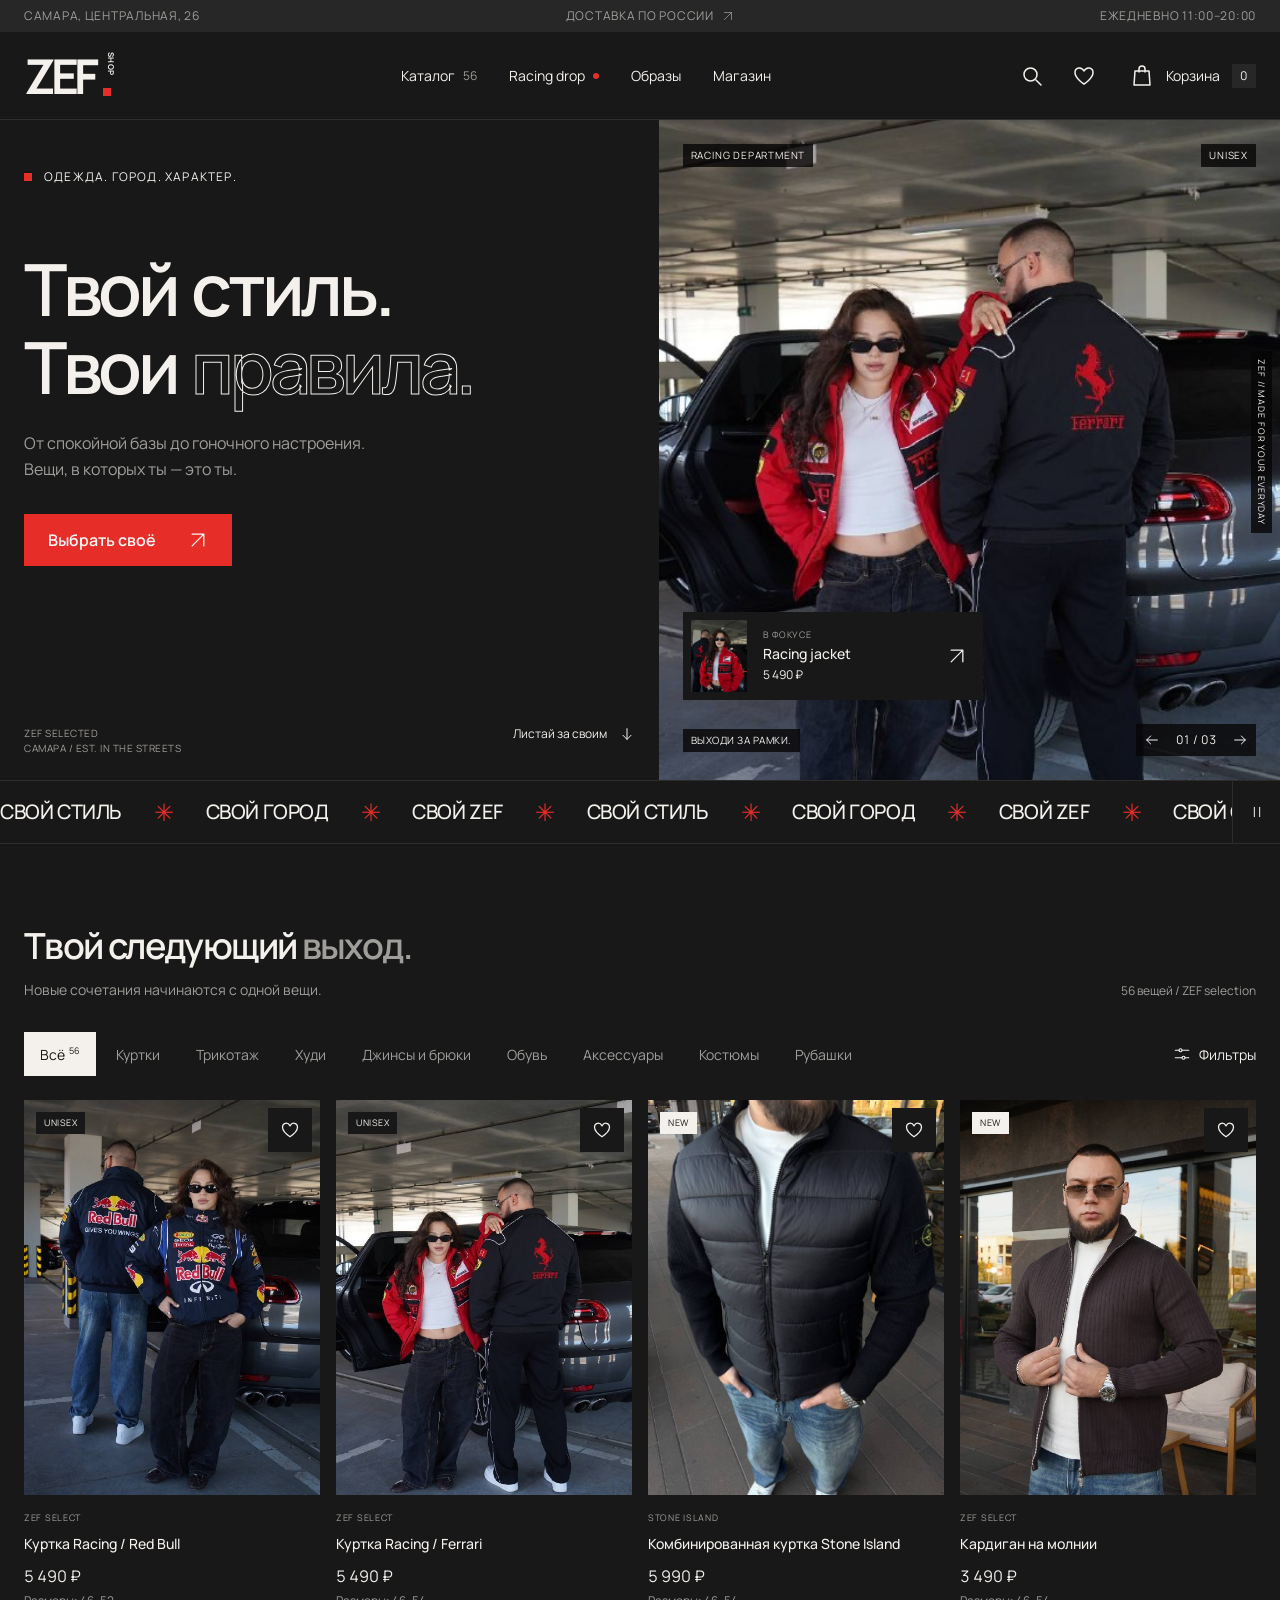
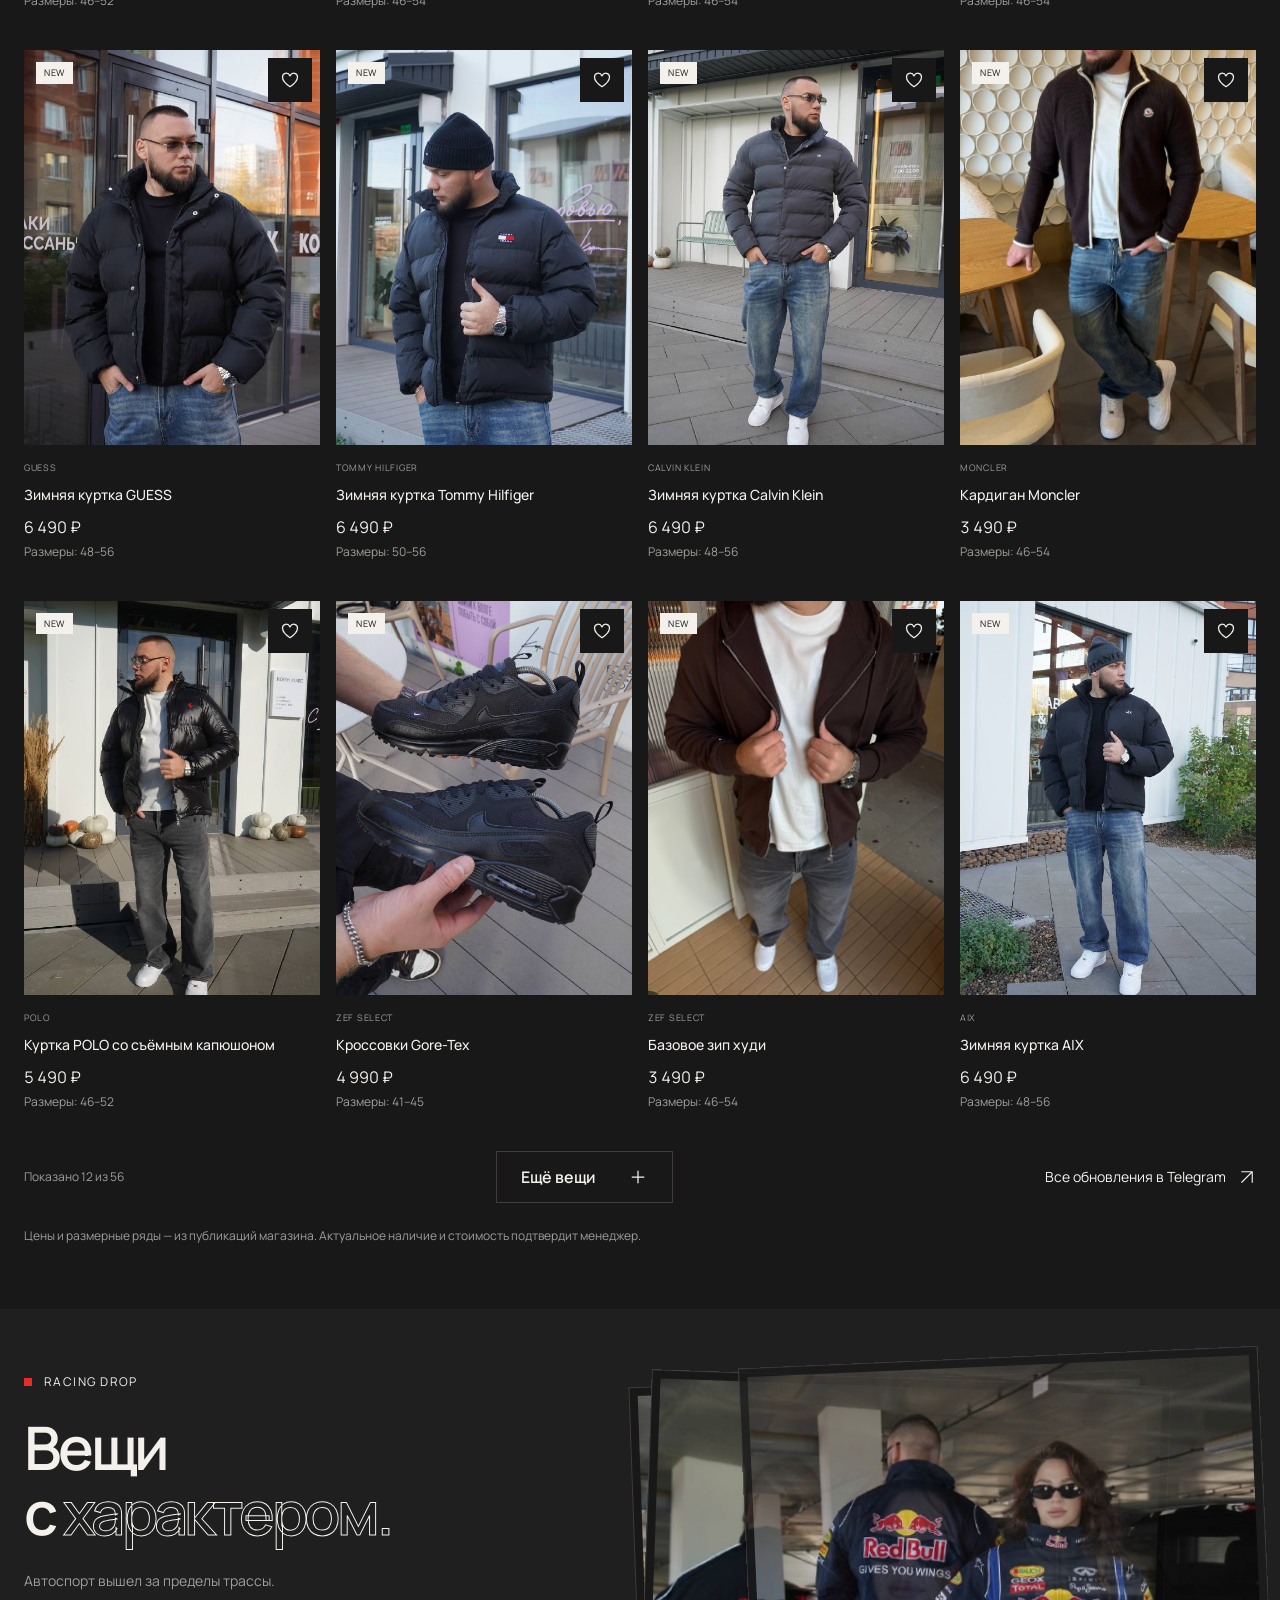
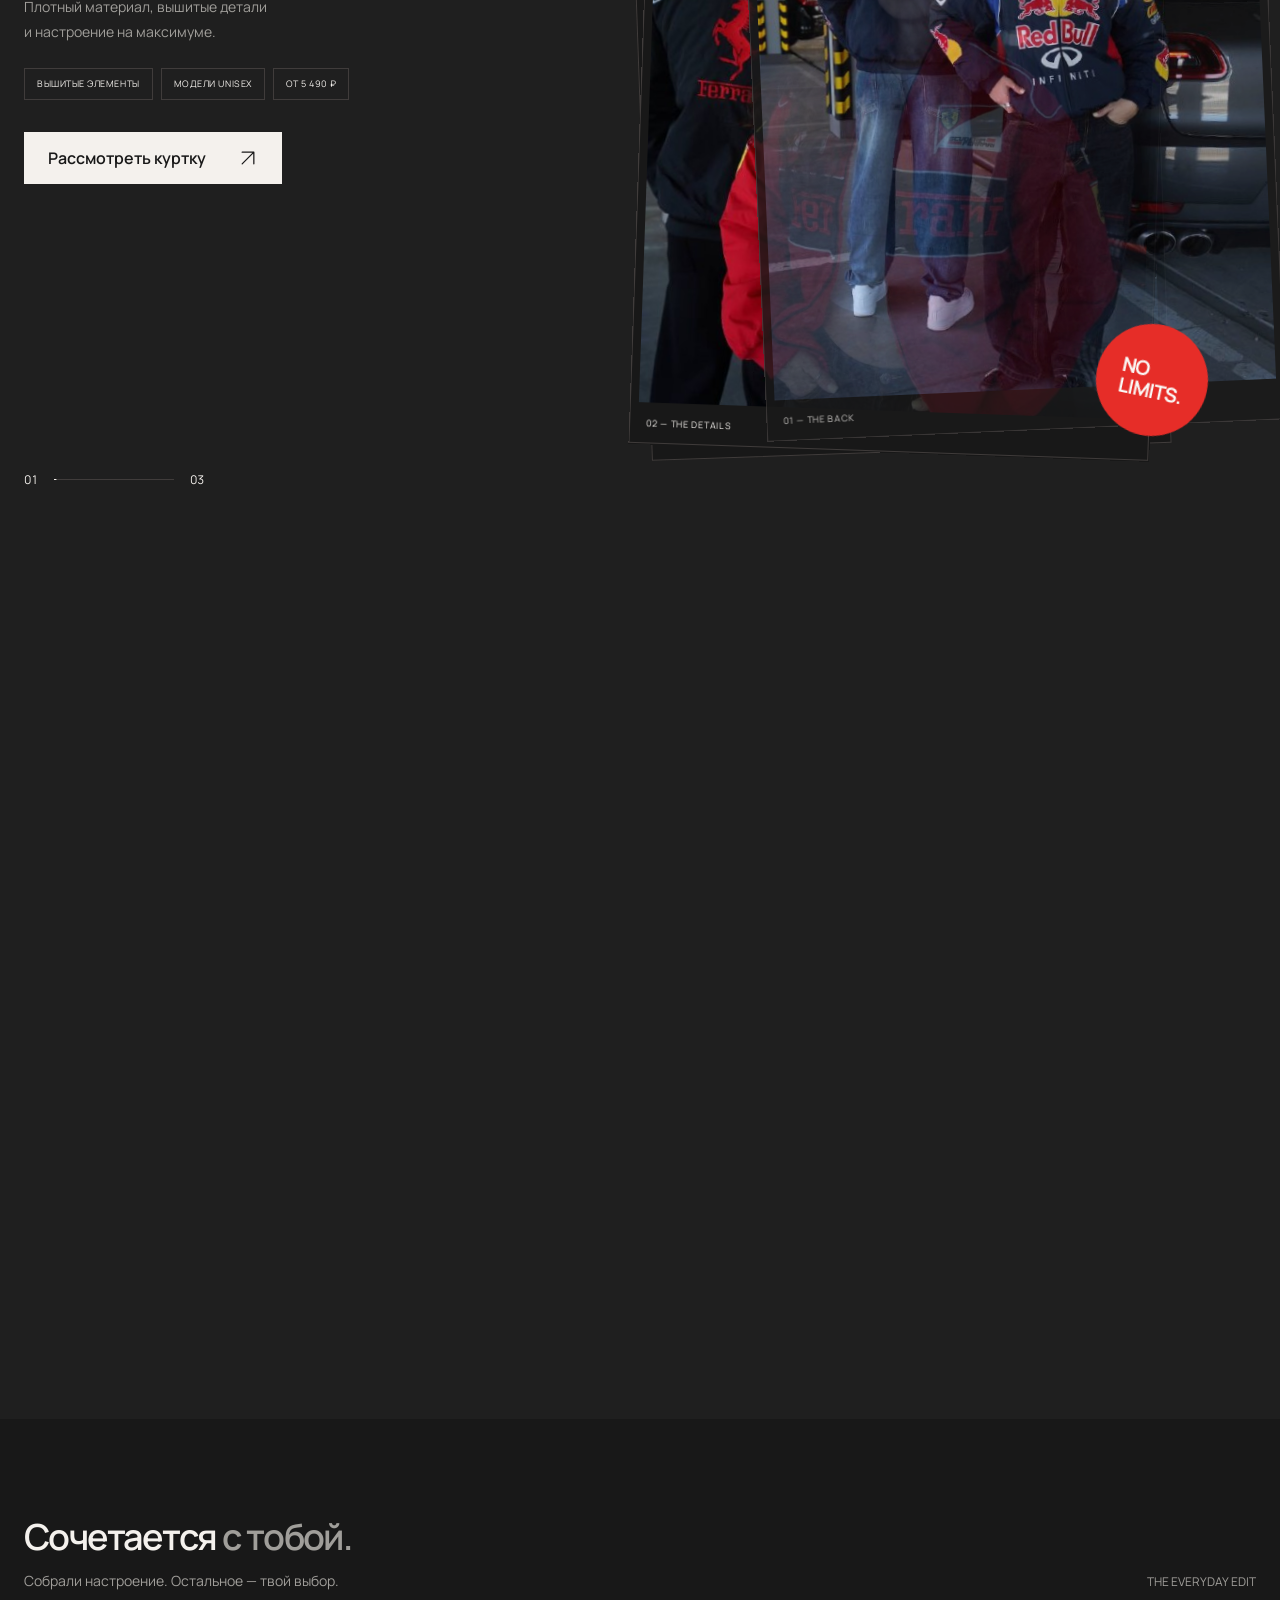
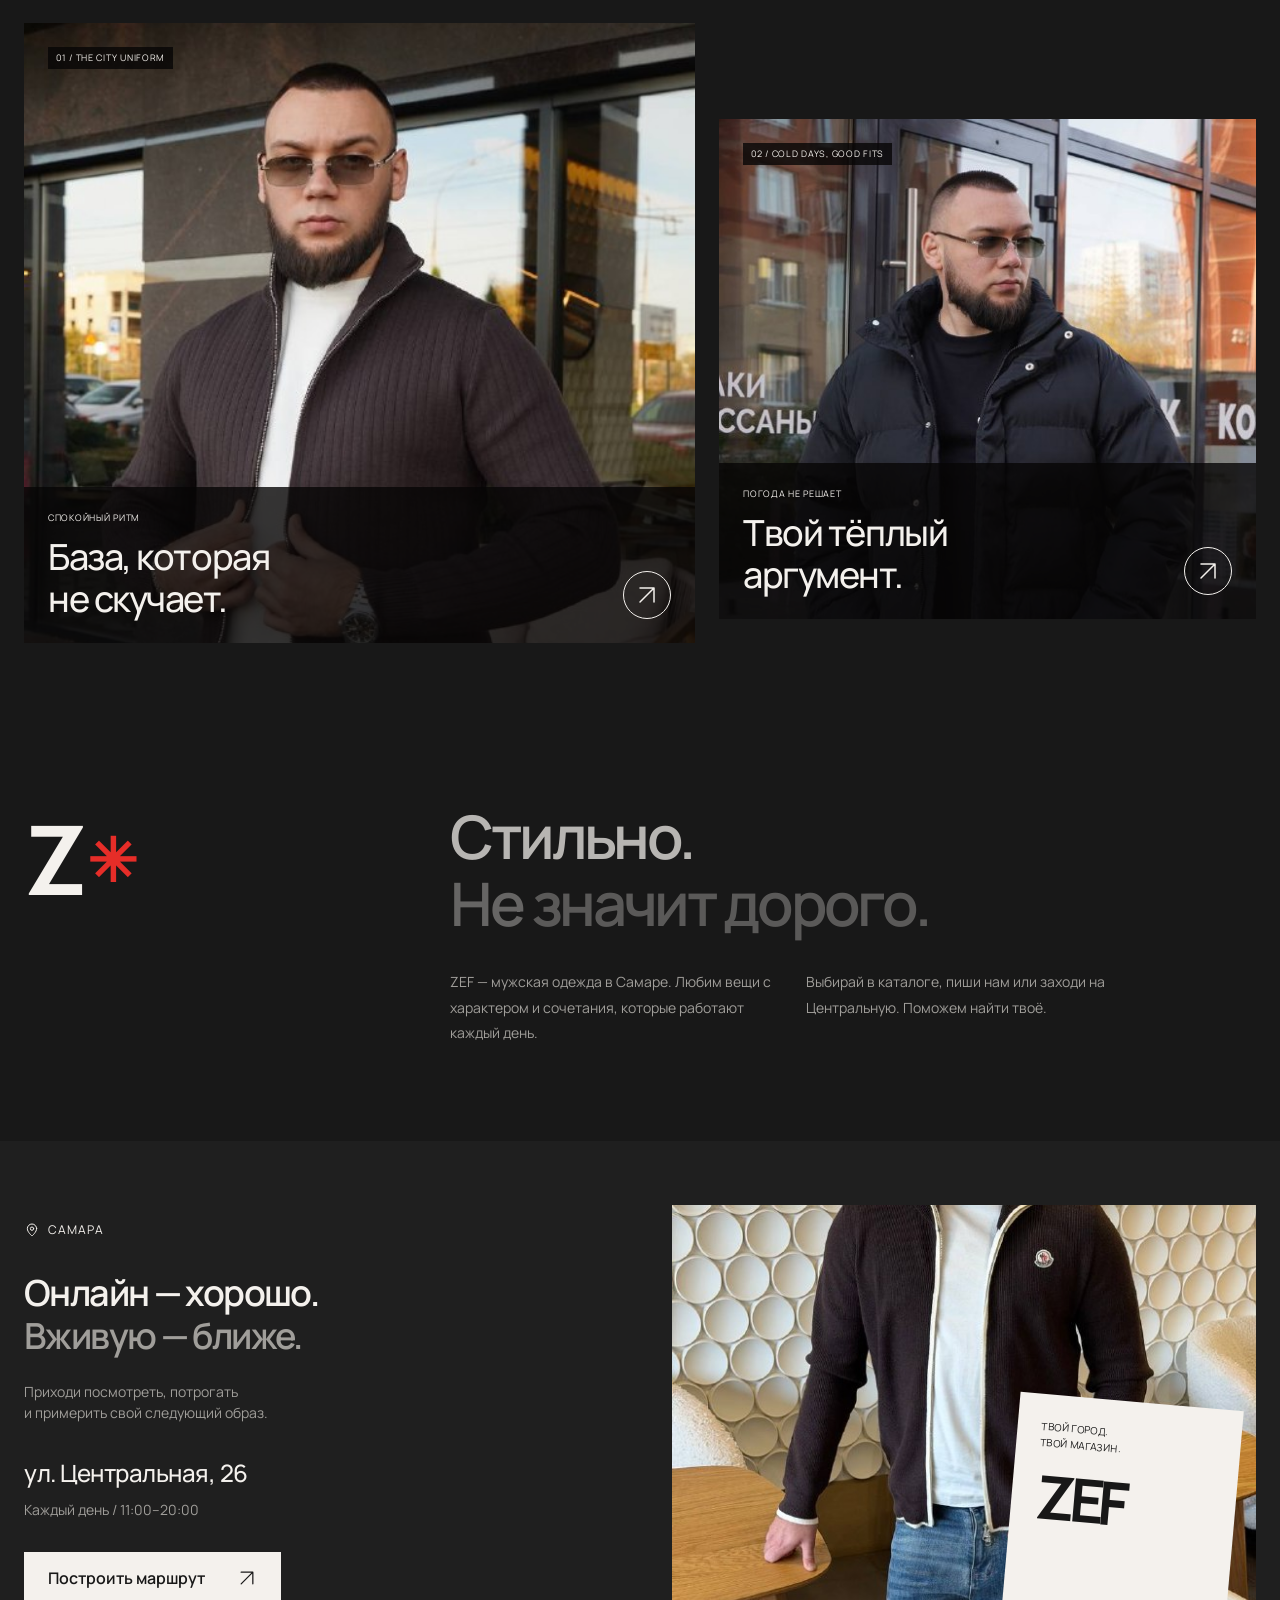
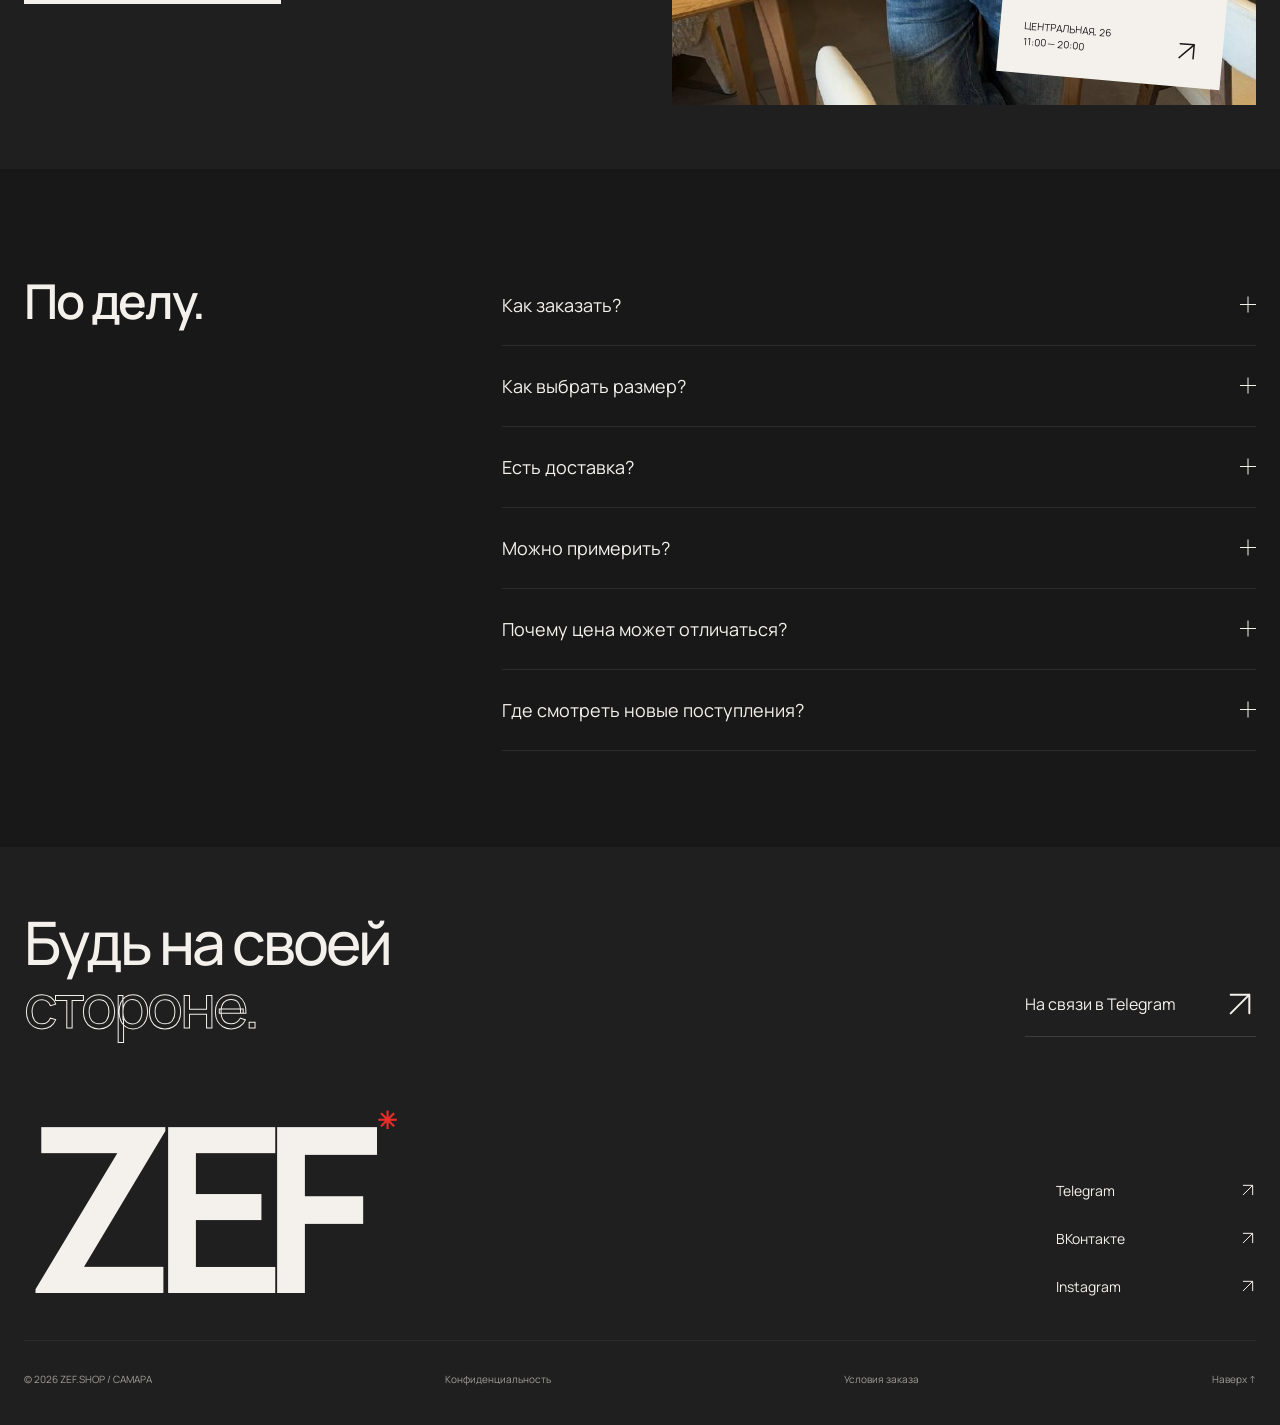
<file: index.html>
<!doctype html>
<html lang="ru">
<head>
  <meta charset="UTF-8">
  <meta name="zef-site" content="night-garage-v1">
  <meta name="viewport" content="width=device-width, initial-scale=1, viewport-fit=cover">
  <meta name="theme-color" content="#181818">
  <title>ZEF — свой стиль, свои правила. Мужская одежда в Самаре</title>
  <meta name="description" content="ZEF — магазин мужской одежды в Самаре. Куртки Racing, трикотаж, джинсы, обувь и готовые сочетания. Центральная, 26. Ежедневно 11:00–20:00.">
  <meta property="og:title" content="ZEF — свой стиль, свои правила">
  <meta property="og:description" content="Одежда с характером. 56 вещей из подборок ZEF. Самара, Центральная, 26.">
  <meta property="og:type" content="website">
  <meta property="og:locale" content="ru_RU">
  <meta property="og:image" content="assets/product-02-1.jpg">
  <link rel="icon" href="favicon.svg" type="image/svg+xml">
  <link rel="stylesheet" href="fonts.css">
  <link rel="stylesheet" href="tokens.css">
  <link rel="stylesheet" href="styles.css">
  <link rel="preload" href="assets/product-02-1.jpg" as="image" fetchpriority="high">
  <script src="assets/gsap.min.js" defer></script>
  <script src="assets/ScrollTrigger.min.js" defer></script>
  <script src="data.js" defer></script>
  <script src="app.js" defer></script>
  <script src="motion.js" defer></script>
</head>
<body>
  <a class="skip-link" href="#main">Перейти к содержимому</a>
  <svg class="icon-definitions" xmlns="http://www.w3.org/2000/svg" aria-hidden="true"><defs>
    <symbol id="i-arrow" viewBox="0 0 24 24"><path d="M4 12h16m-6-6 6 6-6 6"/></symbol>
    <symbol id="i-up-right" viewBox="0 0 24 24"><path d="M5 19 19 5M5 5h14v14"/></symbol>
    <symbol id="i-down" viewBox="0 0 24 24"><path d="M12 4v16m-6-6 6 6 6-6"/></symbol>
    <symbol id="i-search" viewBox="0 0 24 24"><circle cx="10.5" cy="10.5" r="6.5"/><path d="m16 16 5 5"/></symbol>
    <symbol id="i-heart" viewBox="0 0 24 24"><path d="M12 20S3 14.3 3 8.5C3 3.5 9.3 2 12 7c2.7-5 9-3.5 9 1.5C21 14.3 12 20 12 20Z"/></symbol>
    <symbol id="i-bag" viewBox="0 0 24 24"><path d="M5 7h14l1 14H4L5 7Zm4 1V5a3 3 0 0 1 6 0v3"/></symbol>
    <symbol id="i-close" viewBox="0 0 24 24"><path d="m6 6 12 12M6 18 18 6"/></symbol>
    <symbol id="i-plus" viewBox="0 0 24 24"><path d="M5 12h14M12 5v14"/></symbol>
    <symbol id="i-minus" viewBox="0 0 24 24"><path d="M5 12h14"/></symbol>
    <symbol id="i-sliders" viewBox="0 0 24 24"><path d="M3 7h5m4 0h9M3 17h9m4 0h5"/><circle cx="10" cy="7" r="2"/><circle cx="14" cy="17" r="2"/></symbol>
    <symbol id="i-pin" viewBox="0 0 24 24"><path d="M19 10c0 5-7 11-7 11S5 15 5 10a7 7 0 1 1 14 0Z"/><circle cx="12" cy="10" r="2.5"/></symbol>
    <symbol id="i-check" viewBox="0 0 24 24"><path d="m5 12 4 4L19 6"/></symbol>
    <symbol id="i-copy" viewBox="0 0 24 24"><rect x="8" y="8" width="12" height="13" rx="1"/><path d="M16 8V3H3v13h5"/></symbol>
    <symbol id="i-telegram" viewBox="0 0 24 24"><path d="m21 3-4 18-6-5-4 3 1-6L21 3ZM8 13l-5-2L21 3M8 13l3 3"/></symbol>
    <symbol id="i-pause" viewBox="0 0 24 24"><path d="M8 5v14M16 5v14"/></symbol>
    <symbol id="i-play" viewBox="0 0 24 24"><path d="m8 5 11 7-11 7V5Z"/></symbol>
  </defs></svg>

  <header class="site-header" id="site-header">
    <div class="announcement"><span>САМАРА, ЦЕНТРАЛЬНАЯ, 26</span><span>ДОСТАВКА ПО РОССИИ <svg class="icon"><use href="#i-up-right"/></svg></span><span>ЕЖЕДНЕВНО 11:00–20:00</span></div>
    <div class="nav-bar">
      <a class="wordmark" href="./" aria-label="ZEF — главная">ZEF<span class="wordmark-dot"></span><small>SHOP</small></a>
      <nav class="desktop-nav" aria-label="Главное меню"><a href="#catalog" class="nav-link">Каталог <span>56</span></a><a href="#racing" class="nav-link">Racing drop <span class="red-dot"></span></a><a href="#looks" class="nav-link">Образы</a><a href="#store" class="nav-link">Магазин</a></nav>
      <div class="nav-actions">
        <button class="icon-button" data-action="search" aria-label="Поиск по каталогу"><svg class="icon"><use href="#i-search"/></svg></button>
        <button class="icon-button favorite-nav" data-action="favorites" aria-label="Избранное"><svg class="icon"><use href="#i-heart"/></svg><span class="nav-count favorite-count" hidden>0</span></button>
        <button class="bag-button" data-action="cart" aria-label="Корзина"><svg class="icon"><use href="#i-bag"/></svg><span class="bag-label">Корзина</span><span class="cart-count">0</span></button>
        <button class="menu-toggle icon-button" data-action="menu" aria-label="Открыть меню" aria-expanded="false"><span></span><span></span></button>
      </div>
    </div>
  </header>

  <main id="main">
    <section class="hero" aria-labelledby="hero-title">
      <div class="hero-copy">
        <div class="hero-kicker"><span class="red-square"></span> ОДЕЖДА. ГОРОД. ХАРАКТЕР.</div>
        <h1 id="hero-title"><span>Твой стиль.</span><span>Твои <span class="outline-text">правила.</span></span></h1>
        <p>От спокойной базы до гоночного настроения.<br>Вещи, в которых ты — это ты.</p>
        <a class="button button-accent" href="#catalog">Выбрать своё <svg class="icon"><use href="#i-up-right"/></svg></a>
        <div class="hero-bottom"><span>ZEF SELECTED<br>САМАРА / EST. IN THE STREETS</span><a href="#catalog" class="scroll-link">Листай за своим <svg class="icon"><use href="#i-down"/></svg></a></div>
      </div>
      <div class="hero-visual">
        <img class="hero-image" id="hero-image" src="assets/product-02-1.jpg" alt="Куртки Racing Ferrari на моделях из фотосессии ZEF в гараже" width="1080" height="1350" fetchpriority="high">
        <div class="hero-photo-top"><span class="photo-label">RACING DEPARTMENT</span><span class="photo-label">UNISEX</span></div>
        <button class="hero-product" data-product="24967"><span class="hero-product-thumb"><img src="assets/product-02-2.jpg" alt="Детали красной куртки Racing" width="100" height="120"></span><span><small>В ФОКУСЕ</small><strong>Racing jacket</strong><span>5 490 ₽</span></span><svg class="icon"><use href="#i-up-right"/></svg></button>
        <div class="hero-photo-bottom"><span>ВЫХОДИ ЗА РАМКИ.</span><div class="hero-switch"><button class="icon-button" id="hero-prev" aria-label="Предыдущая фотография"><svg class="icon reverse"><use href="#i-arrow"/></svg></button><span id="hero-slide" aria-live="polite">01 / 03</span><button class="icon-button" id="hero-next" aria-label="Следующая фотография"><svg class="icon"><use href="#i-arrow"/></svg></button></div></div>
        <span class="vertical-label" aria-hidden="true">ZEF // MADE FOR YOUR EVERYDAY</span>
      </div>
    </section>

    <div class="marquee" aria-label="Свой стиль. Свой город. Свой ZEF."><div class="marquee-track" aria-hidden="true"><span>СВОЙ СТИЛЬ <b>✳</b> СВОЙ ГОРОД <b>✳</b> СВОЙ ZEF <b>✳</b> СВОЙ СТИЛЬ <b>✳</b> СВОЙ ГОРОД <b>✳</b> СВОЙ ZEF <b>✳</b></span><span>СВОЙ СТИЛЬ <b>✳</b> СВОЙ ГОРОД <b>✳</b> СВОЙ ZEF <b>✳</b> СВОЙ СТИЛЬ <b>✳</b> СВОЙ ГОРОД <b>✳</b> СВОЙ ZEF <b>✳</b></span></div><button class="marquee-pause icon-button" id="motion-toggle" aria-label="Приостановить анимации" aria-pressed="false"><svg class="icon"><use href="#i-pause"/></svg></button></div>

    <section class="catalog section-pad" id="catalog" aria-labelledby="catalog-title">
      <div class="section-heading"><div><h2 id="catalog-title">Твой следующий <span class="muted">выход.</span></h2><p>Новые сочетания начинаются с одной вещи.</p></div><span class="item-total">56 вещей / ZEF selection</span></div>
      <div class="catalog-tools">
        <div class="category-tabs" role="group" aria-label="Категории товаров"><button class="category-tab is-active" data-category="all" aria-pressed="true">Всё <sup>56</sup></button><button class="category-tab" data-category="outerwear" aria-pressed="false">Куртки</button><button class="category-tab" data-category="knitwear" aria-pressed="false">Трикотаж</button><button class="category-tab" data-category="hoodies" aria-pressed="false">Худи</button><button class="category-tab" data-category="bottoms" aria-pressed="false">Джинсы и брюки</button><button class="category-tab" data-category="shoes" aria-pressed="false">Обувь</button><button class="category-tab" data-category="accessories" aria-pressed="false">Аксессуары</button><button class="category-tab" data-category="suits" aria-pressed="false">Костюмы</button><button class="category-tab" data-category="shirts" aria-pressed="false">Рубашки</button></div>
        <button class="filter-button" id="filter-toggle" aria-expanded="false" aria-controls="filter-panel"><svg class="icon"><use href="#i-sliders"/></svg>Фильтры<span id="filter-count" hidden></span></button>
      </div>
      <div class="filter-panel" id="filter-panel" hidden>
        <label>Найти вещь<input type="search" id="catalog-search" placeholder="Например, Moncler или джинсы" autocomplete="off"></label>
        <label>Цена до<select id="price-filter"><option value="all">Любая цена</option><option value="3000">3 000 ₽</option><option value="4000">4 000 ₽</option><option value="5500">5 500 ₽</option><option value="6500">6 500 ₽</option></select></label>
        <label>Размер<select id="size-filter"><option value="all">Все размеры</option></select></label>
        <label>Порядок<select id="sort-filter"><option value="new">Сначала новые</option><option value="price-asc">Сначала дешевле</option><option value="price-desc">Сначала дороже</option></select></label>
        <button class="text-button" id="reset-filters">Сбросить <svg class="icon"><use href="#i-close"/></svg></button>
      </div>
      <div class="active-filters" id="active-filters" hidden></div>
      <p class="sr-only" id="catalog-status" role="status"></p>
      <div class="product-grid" id="product-grid"></div>
      <div class="catalog-bottom"><span id="catalog-progress">Показано 12 из 56</span><button class="button button-outline" id="load-more">Ещё вещи <svg class="icon"><use href="#i-plus"/></svg></button><a class="text-link" href="https://t.me/zef_shop" target="_blank" rel="noopener noreferrer">Все обновления в Telegram <svg class="icon"><use href="#i-up-right"/></svg></a></div>
      <p class="catalog-note">Цены и размерные ряды — из публикаций магазина. Актуальное наличие и стоимость подтвердит менеджер.</p>
    </section>

    <section class="racing-section" id="racing" aria-labelledby="racing-title">
      <div class="racing-sticky">
        <div class="racing-copy"><span class="racing-label"><span class="red-square"></span> RACING DROP</span><h2 id="racing-title">Вещи<br>с <span class="outline-text">характером.</span></h2><p class="racing-description">Автоспорт вышел за пределы трассы.<br>Плотный материал, вышитые детали<br>и настроение на максимуме.</p><div class="racing-specs"><span>ВЫШИТЫЕ ЭЛЕМЕНТЫ</span><span>МОДЕЛИ UNISEX</span><span>ОТ 5 490 ₽</span></div><button class="button button-light" data-product="24967">Рассмотреть куртку <svg class="icon"><use href="#i-up-right"/></svg></button><div class="racing-pagination"><span id="racing-number">01</span><span class="racing-progress"><span></span></span><span>03</span></div></div>
        <div class="racing-stage" id="racing-stage"><div class="racing-photo racing-photo-back"><img src="assets/product-01-1.jpg" alt="Вид со спины на куртки Racing Red Bull" width="1080" height="1350" loading="lazy"><span>01 — THE BACK</span></div><div class="racing-photo racing-photo-front"><img src="assets/product-02-2.jpg" alt="Вышивка и передняя часть красной куртки Ferrari" width="1080" height="1350" loading="lazy"><span>02 — THE DETAILS</span></div><div class="racing-photo racing-photo-last"><img src="assets/product-01-2.jpg" alt="Куртки Racing Red Bull в повседневном образе" width="1080" height="1350" loading="lazy"><span>03 — THE ATTITUDE</span></div><span class="racing-stamp" aria-hidden="true">NO<br>LIMITS.</span></div>
        <div class="racing-mobile-controls"><button class="icon-button" id="racing-prev" aria-label="Предыдущий ракурс"><svg class="icon reverse"><use href="#i-arrow"/></svg></button><span>Три ракурса. Один характер.</span><button class="icon-button" id="racing-next" aria-label="Следующий ракурс"><svg class="icon"><use href="#i-arrow"/></svg></button></div>
      </div>
    </section>

    <section class="looks section-pad" id="looks" aria-labelledby="looks-title"><div class="section-heading"><div><h2 id="looks-title">Сочетается <span class="muted">с тобой.</span></h2><p>Собрали настроение. Остальное — твой выбор.</p></div><span class="item-total">THE EVERYDAY EDIT</span></div><div class="looks-grid"><a href="#catalog" data-collection="knitwear" class="look look-large"><img src="assets/product-04-1.jpg" alt="Кардиган и джинсы — спокойный городской образ ZEF" width="1080" height="1350" loading="lazy"><span class="look-top">01 / THE CITY UNIFORM</span><span class="look-caption"><span><small>СПОКОЙНЫЙ РИТМ</small><strong>База, которая<br>не скучает.</strong></span><span class="look-arrow"><svg class="icon"><use href="#i-up-right"/></svg></span></span></a><a href="#catalog" data-collection="outerwear" class="look look-small"><img src="assets/product-05-1.jpg" alt="Тёмная зимняя куртка в образе ZEF" width="1080" height="1350" loading="lazy"><span class="look-top">02 / COLD DAYS, GOOD FITS</span><span class="look-caption"><span><small>ПОГОДА НЕ РЕШАЕТ</small><strong>Твой тёплый<br>аргумент.</strong></span><span class="look-arrow"><svg class="icon"><use href="#i-up-right"/></svg></span></span></a></div></section>

    <section class="manifesto section-pad" id="about"><div class="manifesto-mark" aria-hidden="true">Z<span>✳</span></div><div class="manifesto-text"><h2 id="tagline">Стильно.<br>Не значит дорого.</h2><div class="manifesto-description"><p>ZEF — мужская одежда в Самаре. Любим вещи с характером и сочетания, которые работают каждый день.</p><p>Выбирай в каталоге, пиши нам или заходи на Центральную. Поможем найти твоё.</p></div></div></section>

    <section class="store section-pad" id="store" aria-labelledby="store-title"><div class="store-copy"><span class="store-location"><svg class="icon"><use href="#i-pin"/></svg> САМАРА</span><h2 id="store-title">Онлайн — хорошо.<br><span class="muted">Вживую — ближе.</span></h2><p>Приходи посмотреть, потрогать<br>и примерить свой следующий образ.</p><address>ул. Центральная, 26</address><span class="store-hours">Каждый день / 11:00–20:00</span><a class="button button-light" href="https://yandex.ru/maps/?text=Самара%20Центральная%2026" target="_blank" rel="noopener noreferrer">Построить маршрут <svg class="icon"><use href="#i-up-right"/></svg></a></div><div class="store-visual"><img src="assets/product-08-1.jpg" alt="Детали кардигана из коллекции ZEF" width="1080" height="1350" loading="lazy"><div class="store-card"><span>ТВОЙ ГОРОД.<br>ТВОЙ МАГАЗИН.</span><span class="store-card-mark">ZEF</span><span>ЦЕНТРАЛЬНАЯ, 26<br>11:00 — 20:00</span><svg class="icon"><use href="#i-up-right"/></svg></div></div></section>

    <section class="faq section-pad" id="faq" aria-labelledby="faq-title"><h2 id="faq-title">По делу.</h2><div class="faq-list"><details><summary>Как заказать?<span class="faq-plus"></span></summary><p>Выбери вещь и размер, добавь в корзину. Сайт подготовит список для менеджера @admzef в Telegram. Менеджер подтвердит наличие, актуальную цену, оплату и способ получения.</p></details><details><summary>Как выбрать размер?<span class="faq-plus"></span></summary><p>В карточках указан размерный ряд из публикаций магазина. Напиши менеджеру свой рост, вес и привычный размер — он поможет с выбором и уточнит замеры конкретной вещи.</p></details><details><summary>Есть доставка?<span class="faq-plus"></span></summary><p>В профиле ZEF указана доставка по Самаре и России. Стоимость, сроки и способ отправки согласуй с менеджером перед заказом.</p></details><details><summary>Можно примерить?<span class="faq-plus"></span></summary><p>Заходи в магазин: Самара, улица Центральная, 26. ZEF работает каждый день с 11:00 до 20:00. Наличие нужной модели лучше уточнить перед визитом.</p></details><details><summary>Почему цена может отличаться?<span class="faq-plus"></span></summary><p>В каталоге показаны цены из публикаций ZEF. Они могут меняться. В канале также упоминается бонусная система — её условия и итоговую стоимость подскажет менеджер.</p></details><details><summary>Где смотреть новые поступления?<span class="faq-plus"></span></summary><p>Свежие фотографии, образы и обновления публикуются в <a href="https://t.me/zef_shop" target="_blank" rel="noopener noreferrer">Telegram ZEF</a>. Также у магазина есть <a href="https://vk.ru/zef.samara" target="_blank" rel="noopener noreferrer">каталог VK</a> и <a href="https://www.instagram.com/zef.shop/" target="_blank" rel="noopener noreferrer">Instagram</a>.</p></details></div></section>
  </main>

  <footer class="footer section-pad"><div class="footer-top"><p>Будь на своей<br><span class="outline-text">стороне.</span></p><a href="https://t.me/admzef" class="footer-contact" target="_blank" rel="noopener noreferrer">На связи в Telegram <svg class="icon"><use href="#i-up-right"/></svg></a></div><div class="footer-main"><a class="footer-wordmark" href="./" aria-label="ZEF — к началу">ZEF<span>✳</span></a><div class="footer-socials"><a href="https://t.me/zef_shop" target="_blank" rel="noopener noreferrer">Telegram <svg class="icon"><use href="#i-up-right"/></svg></a><a href="https://vk.ru/zef.samara" target="_blank" rel="noopener noreferrer">ВКонтакте <svg class="icon"><use href="#i-up-right"/></svg></a><a href="https://www.instagram.com/zef.shop/" target="_blank" rel="noopener noreferrer">Instagram <svg class="icon"><use href="#i-up-right"/></svg></a></div></div><div class="footer-bottom"><span>© 2026 ZEF.SHOP / САМАРА</span><button class="text-button" data-action="privacy">Конфиденциальность</button><button class="text-button" data-action="terms">Условия заказа</button><a href="#main">Наверх ↑</a></div></footer>

  <dialog class="product-dialog" id="product-dialog" aria-labelledby="product-name"><button class="dialog-close icon-button" data-close aria-label="Закрыть карточку"><svg class="icon"><use href="#i-close"/></svg></button><div id="product-detail"></div></dialog>
  <dialog class="side-dialog" id="cart-dialog" aria-labelledby="cart-title"><div class="dialog-heading"><h2 id="cart-title">Твой выбор<span class="cart-count">0</span></h2><button class="icon-button" data-close aria-label="Закрыть корзину"><svg class="icon"><use href="#i-close"/></svg></button></div><div id="cart-content" class="cart-content"></div></dialog>
  <dialog class="side-dialog" id="favorites-dialog" aria-labelledby="favorites-title"><div class="dialog-heading"><h2 id="favorites-title">Сохранил на потом</h2><button class="icon-button" data-close aria-label="Закрыть избранное"><svg class="icon"><use href="#i-close"/></svg></button></div><div id="favorites-content" class="favorites-content"></div></dialog>
  <dialog class="search-dialog" id="search-dialog" aria-labelledby="search-title"><div class="dialog-heading"><h2 id="search-title">Найти своё</h2><button class="icon-button" data-close aria-label="Закрыть поиск"><svg class="icon"><use href="#i-close"/></svg></button></div><label class="search-field" for="global-search"><svg class="icon"><use href="#i-search"/></svg><input type="search" id="global-search" placeholder="Название, категория или марка" autocomplete="off" autofocus></label><div class="search-results" id="search-results"></div></dialog>
  <dialog class="menu-dialog" id="menu-dialog" aria-label="Меню"><div class="dialog-heading"><span class="wordmark">ZEF<span class="wordmark-dot"></span></span><button class="icon-button" data-close aria-label="Закрыть меню"><svg class="icon"><use href="#i-close"/></svg></button></div><nav><a href="#catalog">Каталог <sup>56</sup></a><a href="#racing">Racing drop</a><a href="#looks">Образы</a><a href="#store">Магазин</a><a href="#faq">По делу</a></nav><p>Самара, Центральная, 26<br>Каждый день, 11:00–20:00</p><a class="text-link" href="https://t.me/admzef" target="_blank" rel="noopener noreferrer">Написать нам <svg class="icon"><use href="#i-up-right"/></svg></a></dialog>
  <dialog class="info-dialog" id="info-dialog" aria-labelledby="info-title"><div class="dialog-heading"><h2 id="info-title"></h2><button class="icon-button" data-close aria-label="Закрыть"><svg class="icon"><use href="#i-close"/></svg></button></div><div id="info-content" class="info-content"></div></dialog>
  <div class="toast" id="toast" role="status" hidden></div>
  <noscript><p class="noscript-message">Для поиска, каталога и корзины включи JavaScript. Ассортимент также есть в <a href="https://t.me/zef_shop">Telegram ZEF</a>.</p></noscript>
</body>
</html>
</file>
<file: fonts.css>
@font-face {
  font-family: 'Manrope';
  font-style: normal;
  font-weight: 400;
  font-display: swap;
  src: url(assets/manrope-0.woff2) format('truetype');
}
@font-face {
  font-family: 'Manrope';
  font-style: normal;
  font-weight: 500;
  font-display: swap;
  src: url(assets/manrope-1.woff2) format('truetype');
}
@font-face {
  font-family: 'Manrope';
  font-style: normal;
  font-weight: 600;
  font-display: swap;
  src: url(assets/manrope-2.woff2) format('truetype');
}
@font-face {
  font-family: 'Manrope';
  font-style: normal;
  font-weight: 700;
  font-display: swap;
  src: url(assets/manrope-3.woff2) format('truetype');
}
</file>
<file: tokens.css>
/* Hallmark · ZEF Night Garage · portable design tokens */
:root {
  --color-paper: #181818;
  --color-paper-2: #1f1f1f;
  --color-paper-3: #272727;
  --color-ink: oklch(96% .006 80);
  --color-ink-2: oklch(85% .006 80);
  --color-muted: oklch(70% .006 80);
  --color-rule: oklch(36% .006 40);
  --color-rule-2: oklch(29% .005 40);
  --color-accent: oklch(60% .22 28);
  --color-accent-ink: oklch(98% .004 80);
  --color-focus: oklch(85% .15 75);
  --color-overlay: oklch(12% .006 40 / .8);
  --color-transparent: transparent;
  --color-photo-overlay: oklch(12% .006 40 / .3);
  --color-success: oklch(80% .1 150);
  --font-display: 'Manrope', sans-serif;
  --font-body: 'Manrope', sans-serif;
  --text-xs: .75rem;
  --text-sm: .875rem;
  --text-base: 1rem;
  --text-lg: 1.125rem;
  --text-xl: 1.25rem;
  --text-2xl: 1.5rem;
  --text-3xl: 1.875rem;
  --text-4xl: 2.25rem;
  --text-5xl: 3rem;
  --text-6xl: 3.75rem;
  --text-7xl: 4.5rem;
  --text-8xl: 6rem;
  --space-2xs: 4px;
  --space-xs: 8px;
  --space-sm: 12px;
  --space-md: 16px;
  --space-lg: 24px;
  --space-xl: 32px;
  --space-2xl: 48px;
  --space-3xl: 64px;
  --space-4xl: 96px;
  --radius-sm: 2px;
  --radius-md: 4px;
  --radius-full: 999px;
  --ease-out: cubic-bezier(.22,1,.36,1);
  --ease-in: cubic-bezier(.7,0,.84,0);
  --ease-in-out: cubic-bezier(.65,0,.35,1);
  --dur-short: 300ms;
  --dur-long: 500ms;
  --page-gutter: 24px;
  --z-base: 1;
  --z-raised: 10;
  --z-sticky: 200;
  --z-modal: 400;
  --z-toast: 500;
}
</file>
<file: styles.css>
/* Hallmark · pre-emit critique: P5 H5 E4 S5 R4 V5
 * route: custom (bespoke) · structure: garage campaign / inventory / scroll contact sheet
 * theme: ZEF Night Garage · nav: N12 · footer: Ft5 · tone: streetwear
 * idea: real racing garments become a moving editorial contact sheet
 * axes: dark / geometric-sans / warm · display + body: Manrope
 */
* { box-sizing: border-box; }
html { scroll-behavior: smooth; overflow-x: clip; scroll-padding-top: 96px; }
body { margin: 0; overflow-x: clip; background: var(--color-paper); color: var(--color-ink); font-family: var(--font-body); font-size: var(--text-base); line-height: 1.5; -webkit-font-smoothing: antialiased; }
body:has(dialog[open]) { overflow-y: hidden; }
button, input, select, textarea { font: inherit; }
button, a, input, select, summary, textarea { -webkit-tap-highlight-color: var(--color-transparent); }
button, a { touch-action: manipulation; }
button { color: inherit; cursor: pointer; }
button, input, select, textarea { border-radius: 0; }
button { border: 0; background: none; }
a { color: inherit; text-decoration: none; }
button, .button, .nav-link, .text-link { white-space: nowrap; }
img { display: block; max-width: 100%; object-fit: cover; }
svg { display: block; }
h1,h2,h3,p,figure { margin: 0; }
h1,h2,h3 { font-family: var(--font-display); font-style: normal; font-weight: 600; text-wrap: balance; overflow-wrap: anywhere; min-width: 0; }
p { text-wrap: pretty; }
button:disabled { opacity: .45; cursor: not-allowed; }
:focus-visible { outline: 2px solid var(--color-focus); outline-offset: 4px; }
::selection { color: var(--color-accent-ink); background: var(--color-accent); }
[hidden] { display: none !important; }
.icon { width: 24px; height: 24px; flex-shrink: 0; fill: none; stroke: currentColor; stroke-width: 1.5; stroke-linecap: round; stroke-linejoin: round; }
.icon-definitions { position: absolute; width: 0; height: 0; }
.reverse { transform: rotate(180deg); }
.sr-only { position: absolute; width: 1px; height: 1px; padding: 0; margin: -1px; overflow: hidden; clip: rect(0,0,0,0); white-space: nowrap; border: 0; }
.skip-link { position: fixed; top: 8px; left: 16px; padding: 12px 16px; background: var(--color-ink); color: var(--color-paper); z-index: var(--z-toast); transform: translateY(-150%); }
.skip-link:focus { transform: none; }
.section-pad { padding: var(--space-3xl) var(--page-gutter); }
.muted { color: var(--color-muted); }
.outline-text { -webkit-text-stroke: 1px var(--color-ink); color: var(--color-transparent); }
.red-square { display: inline-block; width: 8px; height: 8px; background: var(--color-accent); }
.red-dot { display: inline-block; width: 6px; height: 6px; border-radius: var(--radius-full); background: var(--color-accent); }
.icon-button { display: inline-flex; align-items: center; justify-content: center; min-width: 44px; min-height: 44px; padding: 8px; transition: background-color var(--dur-short) var(--ease-out), transform var(--dur-short) var(--ease-out); }
.icon-button:active, .button:active, .category-tab:active { transform: scale(.97); }
.button { display: inline-flex; align-items: center; justify-content: space-between; gap: 32px; min-height: 52px; padding: 12px 24px; font-size: var(--text-base); font-weight: 600; line-height: 24px; transition: background-color var(--dur-short) var(--ease-out), transform var(--dur-short) var(--ease-out); }
.button .icon { width: 20px; height: 20px; }
.button-accent { background: var(--color-accent); color: var(--color-accent-ink); }
.button-light { background: var(--color-ink); color: var(--color-paper); }
.button-outline { border: 1px solid var(--color-rule); }
.text-link, .text-button { display: inline-flex; align-items: center; gap: 12px; min-height: 44px; font-size: var(--text-sm); }
.text-link .icon, .text-button .icon { width: 18px; height: 18px; }

.site-header { position: sticky; top: -32px; z-index: var(--z-sticky); background: var(--color-paper); }
.announcement { height: 32px; padding-inline: var(--page-gutter); display: flex; justify-content: space-between; align-items: center; background: var(--color-paper-3); color: var(--color-muted); font-size: var(--text-xs); letter-spacing: .06em; }
.announcement span { display: flex; align-items: center; gap: 8px; }
.announcement .icon { width: 12px; height: 12px; }
.nav-bar { display: flex; align-items: center; justify-content: space-between; min-height: 88px; padding: 16px var(--page-gutter); gap: 32px; border-bottom: 1px solid var(--color-rule-2); }
.wordmark { position: relative; display: inline-flex; align-items: baseline; font-size: var(--text-5xl); font-weight: 700; letter-spacing: -.1em; line-height: 1; padding-right: 4px; }
.wordmark-dot { align-self: flex-end; margin: 0 0 4px 8px; width: 8px; height: 8px; background: var(--color-accent); }
.wordmark small { position: absolute; top: 0; right: -24px; font-size: 8px; letter-spacing: .05em; transform: rotate(90deg); transform-origin: left top; }
.desktop-nav { display: flex; align-items: center; gap: 32px; padding-left: 48px; }
.nav-link { display: inline-flex; align-items: center; gap: 8px; font-size: var(--text-sm); min-height: 44px; }
.nav-link span:not(.red-dot) { color: var(--color-muted); font-size: var(--text-xs); }
.nav-link.is-current { text-decoration: underline; text-decoration-color: var(--color-accent); text-underline-offset: 8px; }
.nav-actions { display: flex; gap: 8px; align-items: center; }
.bag-button { display: inline-flex; align-items: center; gap: 12px; min-height: 44px; padding: 8px 0 8px 16px; font-size: var(--text-sm); }
.cart-count { display: inline-flex; justify-content: center; align-items: center; min-width: 24px; height: 24px; background: var(--color-paper-3); color: var(--color-ink); font-size: var(--text-xs); font-variant-numeric: tabular-nums; }
.favorite-nav { position: relative; }
.nav-count { position: absolute; right: 0; top: 0; min-width: 16px; height: 16px; line-height: 16px; font-size: 10px; border-radius: var(--radius-full); background: var(--color-accent); color: var(--color-accent-ink); }
.menu-toggle { display: none; flex-direction: column; gap: 6px; }
.menu-toggle span { display: block; width: 20px; height: 1px; background: var(--color-ink); transition: transform var(--dur-long) var(--ease-out); }
.menu-toggle[aria-expanded=true] span:first-child { transform: translateY(3.5px) rotate(45deg); }
.menu-toggle[aria-expanded=true] span:last-child { transform: translateY(-3.5px) rotate(-45deg); }

.hero { display: grid; grid-template-columns: minmax(0, 1.06fr) minmax(0, 1fr); min-height: 660px; }
.hero-copy { display: flex; flex-direction: column; align-items: flex-start; padding: 48px var(--page-gutter) 24px; position: relative; z-index: var(--z-base); }
.hero-kicker { display: flex; gap: 12px; align-items: center; font-size: var(--text-xs); letter-spacing: .1em; margin-bottom: 64px; }
.hero h1 { font-size: var(--text-7xl); letter-spacing: -.06em; word-spacing: .07em; line-height: 1.08; font-weight: 600; max-width: 680px; }
.hero h1>span { display: block; white-space: nowrap; }
.hero p { margin: 24px 0 32px; color: var(--color-muted); font-size: var(--text-base); line-height: 1.65; }
.hero-bottom { display: flex; justify-content: space-between; align-items: flex-end; gap: 24px; width: 100%; margin-top: auto; padding-top: 64px; font-size: 10px; letter-spacing: .05em; color: var(--color-muted); }
.scroll-link { display: inline-flex; align-items: center; gap: 12px; min-height: 44px; white-space: nowrap; font-size: var(--text-xs); color: var(--color-ink); letter-spacing: 0; }
.scroll-link .icon { width: 16px; height: 16px; }
.hero-visual { position: relative; overflow: clip; min-height: 660px; background: var(--color-paper-2); }
.hero-image { width: 100%; height: 100%; position: absolute; inset: 0; object-position: 50% 43%; }
.hero-photo-top { position: absolute; top: 24px; left: 24px; right: 24px; display: flex; justify-content: space-between; gap: 16px; }
.photo-label { padding: 4px 8px; background: var(--color-overlay); color: var(--color-ink); font-size: 10px; letter-spacing: .08em; }
.hero-product { position: absolute; left: 24px; bottom: 80px; display: flex; align-items: center; gap: 16px; padding: 8px 16px 8px 8px; text-align: left; background: var(--color-paper); color: var(--color-ink); width: 300px; max-width: calc(100% - 48px); }
.hero-product-thumb { width: 56px; height: 72px; flex-shrink: 0; overflow: clip; }
.hero-product-thumb img { width: 100%; height: 100%; }
.hero-product>span:nth-child(2) { display: flex; flex: 1; flex-direction: column; gap: 2px; }
.hero-product small { font-size: 9px; color: var(--color-muted); letter-spacing: .08em; }
.hero-product strong { font-size: var(--text-sm); font-weight: 500; }
.hero-product>span:nth-child(2)>span { font-size: var(--text-xs); }
.hero-product>.icon { width: 20px; height: 20px; }
.hero-photo-bottom { position: absolute; bottom: 24px; left: 24px; right: 24px; display: flex; justify-content: space-between; align-items: center; gap: 16px; font-size: 10px; letter-spacing: .05em; }
.hero-photo-bottom>span { padding: 4px 8px; background: var(--color-overlay); }
.hero-switch { display: flex; align-items: center; gap: 8px; background: var(--color-overlay); color: var(--color-ink); font-variant-numeric: tabular-nums; }
.hero-switch>span { font-size: var(--text-xs); }
.hero-switch .icon-button { min-width: 32px; min-height: 32px; }
.hero-switch .icon { width: 16px; height: 16px; }
.vertical-label { position: absolute; right: 8px; top: 35%; writing-mode: vertical-rl; font-size: 9px; letter-spacing: .1em; background: var(--color-overlay); padding: 8px 4px; }

.marquee { position: relative; height: 64px; display: flex; align-items: center; overflow: clip; border-block: 1px solid var(--color-rule-2); background: var(--color-paper); }
.marquee-track { display: flex; flex-shrink: 0; width: max-content; animation: marquee 40s linear infinite; }
.marquee-track>span { display: flex; align-items: center; gap: 32px; padding-right: 32px; white-space: nowrap; font-size: var(--text-xl); font-weight: 500; letter-spacing: -.02em; }
.marquee b { color: var(--color-accent); font-size: var(--text-2xl); font-weight: 400; }
.marquee-pause { position: absolute; right: 0; background: var(--color-paper); height: 100%; width: 48px; border-left: 1px solid var(--color-rule-2); }
.marquee-pause .icon { width: 16px; height: 16px; }
.marquee:hover .marquee-track, .marquee:focus-within .marquee-track, body.motion-paused .marquee-track { animation-play-state: paused; }
@keyframes marquee { to { transform: translateX(-50%); } }

.section-heading { display: flex; align-items: flex-end; justify-content: space-between; gap: 32px; margin-bottom: 32px; }
.section-heading h2 { font-size: var(--text-4xl); letter-spacing: -.045em; line-height: 1.2; }
.section-heading p { color: var(--color-muted); margin-top: 12px; font-size: var(--text-sm); }
.item-total { color: var(--color-muted); font-size: var(--text-xs); white-space: nowrap; }
.catalog { padding-top: 80px; }
.catalog-tools { display: flex; gap: 24px; justify-content: space-between; align-items: flex-start; padding-bottom: 24px; }
.category-tabs { display: flex; align-items: center; flex-wrap: wrap; gap: 4px; }
.category-tab { min-height: 44px; display: inline-flex; gap: 4px; align-items: center; padding: 8px 16px; font-size: var(--text-sm); color: var(--color-muted); transition: background-color var(--dur-short) var(--ease-out), color var(--dur-short) var(--ease-out); }
.category-tab.is-active { background: var(--color-ink); color: var(--color-paper); }
.category-tab sup { font-size: 9px; align-self: flex-start; margin-top: 4px; }
.filter-button { display: inline-flex; align-items: center; gap: 8px; min-height: 44px; padding: 8px 0 8px 16px; font-size: var(--text-sm); }
.filter-button .icon { width: 18px; height: 18px; }
#filter-count { background: var(--color-accent); color: var(--color-accent-ink); border-radius: var(--radius-full); min-width: 18px; font-size: 10px; }
.filter-panel { display: grid; grid-template-columns: minmax(0,2fr) repeat(3,minmax(0,1fr)) auto; gap: 16px; align-items: end; padding: 24px; background: var(--color-paper-2); color: var(--color-ink); margin-bottom: 24px; }
label { font-size: var(--text-xs); color: var(--color-muted); }
.filter-panel label { display: flex; flex-direction: column; gap: 8px; }
input,select,textarea { min-width: 0; min-height: 44px; padding: 12px; border: 1px solid var(--color-rule); background: var(--color-paper); color: var(--color-ink); font-size: var(--text-sm); }
input::placeholder,textarea::placeholder { color: var(--color-muted); }
input[type=search] { appearance: none; }
select { color-scheme: dark; }
.active-filters { display: flex; flex-wrap: wrap; gap: 8px; margin-bottom: 24px; }
.filter-chip { display: inline-flex; align-items: center; gap: 8px; padding: 4px 12px; border: 1px solid var(--color-rule); font-size: var(--text-xs); min-height: 36px; }
.filter-chip .icon { width: 14px; height: 14px; }
.product-grid { display: grid; grid-template-columns: repeat(4,minmax(0,1fr)); gap: 40px 16px; }
.product-card { position: relative; min-width: 0; }
.product-image-wrap { position: relative; aspect-ratio: 3/4; overflow: clip; background: var(--color-paper-2); }
.product-open { display: block; position: absolute; inset: 0; width: 100%; height: 100%; padding: 0; text-align: left; }
.product-open:focus-visible { outline-offset: -4px; }
.product-image { width: 100%; height: 100%; transition: transform 700ms var(--ease-out), opacity 500ms var(--ease-out); }
.product-image-alt { position: absolute; inset: 0; opacity: 0; }
.product-tag { position: absolute; top: 12px; left: 12px; padding: 4px 8px; background: var(--color-paper); color: var(--color-ink); font-size: 9px; letter-spacing: .06em; pointer-events: none; }
.product-tag.tag-new { background: var(--color-ink); color: var(--color-paper); }
.favorite-button { position: absolute; z-index: var(--z-raised); right: 8px; top: 8px; width: 40px; height: 40px; background: var(--color-paper); color: var(--color-ink); min-width: 44px; min-height: 44px; }
.favorite-button .icon { width: 20px; height: 20px; }
.favorite-button[aria-pressed=true] .icon { fill: currentColor; }
.quick-view { position: absolute; bottom: 12px; left: 12px; right: 12px; display: flex; justify-content: space-between; padding: 12px; background: var(--color-paper); color: var(--color-ink); font-size: var(--text-xs); opacity: 0; transform: translateY(8px); transition: opacity var(--dur-long) var(--ease-out), transform var(--dur-long) var(--ease-out); pointer-events: none; }
.quick-view .icon { width: 16px; height: 16px; }
.product-info { display: flex; flex-direction: column; align-items: flex-start; gap: 4px; padding-top: 16px; }
.product-meta { font-size: 9px; letter-spacing: .08em; color: var(--color-muted); text-transform: uppercase; }
.product-name { padding: 0; text-align: left; font-size: var(--text-sm); font-weight: 500; line-height: 1.5; min-height: 24px; white-space: normal; }
.product-price { font-size: var(--text-base); font-variant-numeric: tabular-nums; margin-top: 4px; }
.product-sizes { color: var(--color-muted); font-size: var(--text-xs); }
.catalog-bottom { display: flex; align-items: center; justify-content: space-between; gap: 24px; padding-block: 40px 24px; }
#catalog-progress { color: var(--color-muted); font-size: var(--text-xs); }
.catalog-note { font-size: var(--text-xs); color: var(--color-muted); max-width: 620px; }
.empty-state { text-align: center; padding: 64px 24px; display: flex; flex-direction: column; align-items: center; gap: 16px; grid-column: 1/-1; }
.empty-state .icon { width: 40px; height: 40px; color: var(--color-muted); }
.empty-state h3 { font-size: var(--text-2xl); }
.empty-state p { color: var(--color-muted); max-width: 340px; font-size: var(--text-sm); }

.racing-section { height: 190svh; background: var(--color-paper-2); color: var(--color-ink); position: relative; }
.racing-sticky { position: sticky; top: 88px; min-height: 660px; height: calc(100svh - 88px); max-height: 940px; display: grid; grid-template-columns: minmax(0,1fr) minmax(0,1fr); overflow: clip; }
.racing-copy { display: flex; flex-direction: column; align-items: flex-start; padding: 64px var(--page-gutter) 32px; position: relative; z-index: var(--z-raised); }
.racing-label { display: flex; align-items: center; gap: 12px; font-size: var(--text-xs); letter-spacing: .12em; margin-bottom: 24px; }
.racing-copy h2 { font-size: var(--text-6xl); line-height: 1.08; letter-spacing: -.06em; }
.racing-description { color: var(--color-muted); margin-top: 24px; font-size: var(--text-sm); line-height: 1.8; }
.racing-specs { display: flex; flex-wrap: wrap; gap: 8px; max-width: 400px; margin: 24px 0 32px; }
.racing-specs span { border: 1px solid var(--color-rule); padding: 8px 12px; font-size: 9px; letter-spacing: .06em; }
.racing-pagination { display: flex; align-items: center; gap: 16px; margin-top: auto; padding-top: 40px; font-size: var(--text-xs); font-variant-numeric: tabular-nums; }
.racing-progress { width: 120px; height: 1px; background: var(--color-rule); display: block; }
.racing-progress>span { display: block; width: 100%; height: 1px; background: var(--color-ink); transform: scaleX(.02); transform-origin: left; }
.racing-stage { position: relative; align-self: center; height: 83%; width: 85%; max-width: 520px; margin-left: 0; perspective: 1200px; }
.racing-photo { position: absolute; inset: 0; background: var(--color-paper); color: var(--color-ink); padding: 8px 8px 40px; border: 1px solid var(--color-rule); }
.racing-photo img { width: 100%; height: 100%; }
.racing-photo>span { position: absolute; left: 16px; bottom: 12px; font-size: 9px; letter-spacing: .08em; }
.racing-photo-back { transform: rotate(-8deg); z-index: 3; }
.racing-photo-front { transform: rotate(5deg); z-index: 2; }
.racing-photo-last { transform: rotate(-2deg); z-index: 1; }
.racing-stamp { position: absolute; right: -48px; bottom: 16px; z-index: 4; background: var(--color-accent); color: var(--color-accent-ink); width: 112px; height: 112px; display: grid; place-content: center; border-radius: var(--radius-full); font-size: var(--text-xl); font-weight: 700; line-height: 1.05; letter-spacing: -.05em; transform: rotate(12deg); }
.racing-mobile-controls { display: none; }

.looks { padding-top: 96px; }
.looks-grid { display: grid; grid-template-columns: minmax(0,1.25fr) minmax(0,1fr); gap: 24px; align-items: start; }
.look { position: relative; overflow: clip; background: var(--color-paper-2); }
.look-large { height: 620px; }
.look-small { height: 500px; margin-top: 96px; }
.look>img { width: 100%; height: 100%; object-position: 50% 30%; transition: transform 900ms var(--ease-out); }
.look-top { position: absolute; top: 24px; left: 24px; font-size: 9px; letter-spacing: .08em; padding: 4px 8px; background: var(--color-overlay); }
.look-caption { position: absolute; inset: auto 0 0; padding: 24px; display: flex; justify-content: space-between; align-items: flex-end; gap: 16px; background: var(--color-overlay); }
.look-caption small { display: block; font-size: 9px; letter-spacing: .08em; margin-bottom: 12px; }
.look-caption strong { font-size: var(--text-4xl); font-weight: 500; line-height: 1.15; letter-spacing: -.04em; }
.look-arrow { display: grid; place-items: center; width: 48px; height: 48px; border: 1px solid var(--color-ink); border-radius: var(--radius-full); }
.manifesto { display: grid; grid-template-columns: minmax(0,.45fr) minmax(0,1fr); align-items: start; gap: 64px; padding-block: 96px; }
.manifesto-mark { font-size: var(--text-8xl); font-weight: 700; letter-spacing: -.09em; display: flex; align-items: center; gap: 8px; line-height: 1; padding-top: 8px; }
.manifesto-mark>span { color: var(--color-accent); font-size: var(--text-6xl); }
.manifesto h2 { font-size: var(--text-6xl); line-height: 1.12; letter-spacing: -.055em; max-width: 680px; }
.tagline-word { opacity: .3; display: inline-block; }
.manifesto-description { margin-top: 32px; display: grid; grid-template-columns: repeat(2,minmax(0,1fr)); gap: 32px; max-width: 680px; }
.manifesto-description p { color: var(--color-muted); font-size: var(--text-sm); line-height: 1.8; }

.store { display: grid; grid-template-columns: minmax(0,1fr) minmax(0,1fr); gap: 64px; background: var(--color-paper-2); color: var(--color-ink); }
.store-copy { display: flex; flex-direction: column; align-items: flex-start; padding-block: 16px; }
.store-location { display: flex; align-items: center; gap: 8px; font-size: var(--text-xs); letter-spacing: .08em; margin-bottom: 32px; }
.store-location .icon { width: 16px; height: 16px; }
.store h2 { font-size: var(--text-4xl); line-height: 1.2; letter-spacing: -.045em; }
.store-copy>p { font-size: var(--text-sm); color: var(--color-muted); margin-block: 24px 32px; }
.store address { font-style: normal; font-size: var(--text-2xl); font-weight: 500; letter-spacing: -.02em; }
.store-hours { color: var(--color-muted); font-size: var(--text-sm); margin-block: 8px 32px; }
.store-visual { position: relative; min-height: 500px; overflow: clip; }
.store-visual>img { position: absolute; inset: 0; width: 100%; height: 100%; object-position: 50% 25%; }
.store-card { position: absolute; inset: auto 24px 24px auto; width: 224px; min-height: 280px; background: var(--color-ink); color: var(--color-paper); padding: 24px; display: flex; flex-direction: column; align-items: flex-start; transform: rotate(5deg); }
.store-card>span:first-child { font-size: 10px; line-height: 1.6; letter-spacing: .04em; }
.store-card-mark { font-size: var(--text-6xl); font-weight: 700; letter-spacing: -.1em; margin: 16px 0; line-height: 1; }
.store-card>span:nth-child(3) { font-size: 10px; line-height: 1.6; margin-top: auto; }
.store-card>.icon { position: absolute; bottom: 24px; right: 24px; }
.faq { display: grid; grid-template-columns: minmax(0,.55fr) minmax(0,1fr); gap: 64px; padding-block: 96px; }
.faq h2 { font-size: var(--text-5xl); letter-spacing: -.045em; }
.faq details { border-bottom: 1px solid var(--color-rule-2); }
.faq summary { list-style: none; cursor: pointer; min-height: 80px; display: flex; align-items: center; justify-content: space-between; gap: 24px; padding-block: 24px; font-size: var(--text-lg); }
.faq summary::-webkit-details-marker { display: none; }
.faq-plus { position: relative; width: 16px; height: 16px; flex-shrink: 0; }
.faq-plus::before,.faq-plus::after { content: ''; position: absolute; top: 7px; width: 16px; height: 1px; background: var(--color-ink); transition: transform var(--dur-short) var(--ease-out); }
.faq-plus::after { transform: rotate(90deg); }
.faq details[open] .faq-plus::after { transform: rotate(0); }
.faq details p { padding-bottom: 24px; font-size: var(--text-sm); line-height: 1.8; color: var(--color-muted); max-width: 600px; }
.faq p a { text-decoration: underline; text-underline-offset: 4px; color: var(--color-ink); }
.footer { background: var(--color-paper-2); color: var(--color-ink); padding-top: 64px; padding-bottom: 24px; }
.footer-top { display: flex; align-items: flex-end; justify-content: space-between; gap: 32px; }
.footer-top>p { font-size: var(--text-6xl); line-height: 1.05; letter-spacing: -.05em; font-weight: 500; }
.footer-contact { display: flex; align-items: center; gap: 48px; border-bottom: 1px solid var(--color-rule); padding-block: 16px; font-size: var(--text-base); white-space: nowrap; }
.footer-contact>.icon { width: 32px; height: 32px; }
.footer-main { display: flex; justify-content: space-between; align-items: flex-end; gap: 32px; margin-top: 64px; }
.footer-wordmark { font-size: clamp(96px,18vw,280px); line-height: .9; letter-spacing: -.11em; font-weight: 700; padding-right: 24px; position: relative; }
.footer-wordmark>span { position: absolute; right: -16px; top: 8px; font-size: var(--text-2xl); letter-spacing: 0; color: var(--color-accent); }
.footer-socials { display: flex; flex-direction: column; gap: 4px; min-width: 200px; }
.footer-socials a { display: flex; align-items: center; justify-content: space-between; gap: 32px; min-height: 44px; font-size: var(--text-sm); }
.footer-socials .icon { width: 16px; height: 16px; }
.footer-bottom { display: flex; align-items: center; flex-wrap: wrap; justify-content: space-between; gap: 8px 24px; border-top: 1px solid var(--color-rule-2); padding-top: 16px; margin-top: 32px; font-size: 10px; color: var(--color-muted); }
.footer-bottom button { font-size: 10px; padding: 0; }
.footer-bottom>a { white-space: nowrap; min-height: 44px; display: inline-flex; align-items: center; }

dialog { color: var(--color-ink); background: var(--color-paper); border: 1px solid var(--color-rule); padding: 0; max-height: 90dvh; overscroll-behavior: contain; z-index: var(--z-modal); }
dialog::backdrop { background: var(--color-overlay); backdrop-filter: blur(5px); }
dialog[open] { animation: dialog-in var(--dur-long) var(--ease-out); }
@keyframes dialog-in { from { opacity: 0; transform: translateY(16px); } to { opacity: 1; transform: translateY(0); } }
.dialog-close { position: absolute; right: 16px; top: 16px; z-index: var(--z-raised); background: var(--color-paper); }
.dialog-heading { display: flex; align-items: center; justify-content: space-between; gap: 16px; padding: 24px; border-bottom: 1px solid var(--color-rule-2); }
.dialog-heading h2 { font-size: var(--text-2xl); letter-spacing: -.035em; display: inline-flex; gap: 12px; align-items: center; }
.product-dialog { width: min(1080px,calc(100% - 48px)); }
.product-detail { display: grid; grid-template-columns: minmax(0,1.05fr) minmax(0,1fr); }
.detail-gallery { position: relative; background: var(--color-paper-2); min-height: 600px; }
.detail-main-image { width: 100%; height: 100%; position: absolute; inset: 0; object-position: 50% 25%; }
.gallery-controls { position: absolute; bottom: 16px; left: 16px; right: 16px; display: flex; justify-content: space-between; align-items: center; gap: 12px; }
.gallery-controls>.icon-button { background: var(--color-paper); }
.gallery-thumbs { display: flex; gap: 8px; }
.gallery-thumb { width: 48px; height: 64px; padding: 0; border: 2px solid var(--color-transparent); opacity: .65; }
.gallery-thumb.is-active { border-color: var(--color-ink); opacity: 1; }
.gallery-thumb img { width: 100%; height: 100%; }
.detail-copy { padding: 48px 32px 32px; }
.detail-brand { font-size: var(--text-xs); letter-spacing: .1em; color: var(--color-muted); }
.detail-copy h2 { margin-top: 12px; font-size: var(--text-3xl); line-height: 1.2; letter-spacing: -.04em; padding-right: 16px; }
.detail-price { font-size: var(--text-2xl); margin-block: 16px 24px; font-variant-numeric: tabular-nums; }
.detail-description { font-size: var(--text-sm); line-height: 1.8; color: var(--color-muted); margin-bottom: 24px; }
.size-fieldset { border: 0; padding: 0; margin: 0; }
.size-fieldset legend { font-size: var(--text-sm); padding: 0; margin-bottom: 12px; }
.size-options { display: flex; flex-wrap: wrap; gap: 8px; }
.size-option { position: relative; }
.size-option input { position: absolute; opacity: 0; width: 100%; height: 100%; margin: 0; cursor: pointer; }
.size-option span { display: flex; align-items: center; justify-content: center; min-width: 44px; min-height: 44px; padding: 8px 12px; border: 1px solid var(--color-rule); color: var(--color-ink); font-size: var(--text-sm); }
.size-option input:checked+span { color: var(--color-paper); background: var(--color-ink); border-color: var(--color-ink); }
.size-option input:focus-visible+span { outline: 2px solid var(--color-focus); outline-offset: 2px; }
.size-help { min-height: 24px; font-size: var(--text-xs); color: var(--color-muted); margin-top: 8px; }
.size-help.is-error { color: var(--color-focus); }
.detail-actions { display: flex; gap: 8px; margin-top: 16px; }
.detail-add { flex: 1; justify-content: space-between; }
.detail-actions>.icon-button { border: 1px solid var(--color-rule); min-width: 52px; }
.detail-actions .is-saved .icon { fill: currentColor; }
.detail-facts { margin-top: 24px; padding-top: 16px; border-top: 1px solid var(--color-rule-2); font-size: var(--text-xs); color: var(--color-muted); }
.detail-facts p { margin-bottom: 12px; }
.detail-source { display: inline-flex; gap: 8px; align-items: center; color: var(--color-ink); min-height: 44px; }
.detail-source .icon { width: 14px; height: 14px; }
.side-dialog { width: min(520px,100%); max-width: 100%; height: 100dvh; max-height: 100dvh; margin: 0 0 0 auto; border-block: 0; border-right: 0; }
.side-dialog[open] { animation-name: drawer-in; display: flex; flex-direction: column; }
@keyframes drawer-in { from { opacity: 0; transform: translateX(100%); } to { opacity: 1; transform: none; } }
.side-dialog .dialog-heading { position: sticky; top: 0; background: var(--color-paper); z-index: var(--z-raised); flex-shrink: 0; }
.cart-content { display: flex; flex-direction: column; padding: 24px; gap: 24px; flex: 1; }
.cart-list { display: flex; flex-direction: column; gap: 24px; }
.cart-item { display: grid; grid-template-columns: 80px minmax(0,1fr); gap: 16px; position: relative; }
.cart-item img { width: 80px; height: 112px; }
.cart-item-info { display: flex; flex-direction: column; align-items: flex-start; gap: 4px; padding-right: 24px; }
.cart-item-name { font-size: var(--text-sm); white-space: normal; text-align: left; padding: 0; }
.cart-item-size { font-size: var(--text-xs); color: var(--color-muted); }
.cart-item-price { font-size: var(--text-sm); font-variant-numeric: tabular-nums; }
.cart-remove { position: absolute; right: -8px; top: -12px; }
.cart-remove .icon { width: 16px; height: 16px; }
.quantity-control { display: flex; align-items: center; gap: 8px; margin-top: 4px; border: 1px solid var(--color-rule-2); }
.quantity-control button { min-width: 32px; min-height: 32px; display: grid; place-items: center; }
.quantity-control .icon { width: 14px; height: 14px; }
.quantity-control>span { font-size: var(--text-xs); min-width: 16px; text-align: center; font-variant-numeric: tabular-nums; }
.cart-summary { padding-top: 24px; margin-top: auto; border-top: 1px solid var(--color-rule-2); }
.cart-total { display: flex; justify-content: space-between; font-size: var(--text-xl); margin-bottom: 16px; font-variant-numeric: tabular-nums; }
.cart-summary>.button { width: 100%; }
.cart-disclaimer { font-size: var(--text-xs); line-height: 1.6; color: var(--color-muted); margin-top: 16px; }
.order-preview { display: flex; flex-direction: column; gap: 16px; }
.order-preview h3 { font-size: var(--text-2xl); }
.order-preview>p { color: var(--color-muted); font-size: var(--text-sm); }
.order-preview textarea { width: 100%; min-height: 240px; resize: vertical; font-size: var(--text-xs); line-height: 1.7; }
.order-preview .button { width: 100%; }
.favorites-content { padding: 24px; }
.favorites-content .product-grid { grid-template-columns: repeat(2,minmax(0,1fr)); gap: 32px 12px; }
.search-dialog { width: min(720px,calc(100% - 32px)); }
.search-field { display: flex; align-items: center; gap: 16px; margin: 24px; padding: 4px 16px; border: 1px solid var(--color-rule); }
.search-field input { width: 100%; border: 0; background: none; font-size: var(--text-base); padding: 12px 0; }
.search-field:focus-within { outline: 2px solid var(--color-focus); outline-offset: 2px; }
.search-field input:focus-visible { outline: 0; }
.search-results { max-height: 55dvh; overflow-y: auto; padding: 0 24px 24px; }
.search-hint { font-size: var(--text-sm); color: var(--color-muted); padding-block: 8px; }
.search-result { display: flex; align-items: center; gap: 16px; width: 100%; padding: 12px 0; text-align: left; border-bottom: 1px solid var(--color-rule-2); white-space: normal; }
.search-result>img { width: 56px; height: 72px; flex-shrink: 0; }
.search-result>span { flex: 1; display: flex; flex-direction: column; gap: 4px; font-size: var(--text-sm); }
.search-result small { color: var(--color-muted); font-size: var(--text-xs); }
.search-result>.icon { width: 16px; height: 16px; }
.menu-dialog { width: 100%; max-width: 100%; max-height: 100dvh; height: 100dvh; margin: 0; padding-bottom: 32px; border: 0; }
.menu-dialog .dialog-heading { border: 0; }
.menu-dialog nav { display: flex; flex-direction: column; gap: 16px; padding: 32px 24px; }
.menu-dialog nav>a { font-size: var(--text-4xl); letter-spacing: -.045em; width: fit-content; white-space: nowrap; }
.menu-dialog nav sup { font-size: var(--text-xs); color: var(--color-accent); }
.menu-dialog>p,.menu-dialog>.text-link { margin-inline: 24px; font-size: var(--text-sm); color: var(--color-muted); }
.menu-dialog>.text-link { color: var(--color-ink); margin-top: 24px; }
.info-dialog { width: min(640px,calc(100% - 32px)); }
.info-content { padding: 24px; font-size: var(--text-sm); color: var(--color-muted); }
.info-content p+p { margin-top: 16px; }
.info-content a { color: var(--color-ink); text-decoration: underline; }
.info-content .button { margin-top: 24px; }
.toast { position: fixed; bottom: 24px; left: 50%; transform: translateX(-50%); padding: 16px 24px; max-width: calc(100% - 32px); background: var(--color-ink); color: var(--color-paper); z-index: var(--z-toast); display: flex; align-items: center; gap: 24px; font-size: var(--text-sm); animation: dialog-in var(--dur-short) var(--ease-out); }
.toast button { font-size: var(--text-sm); font-weight: 600; text-decoration: underline; min-height: 32px; }
.noscript-message { position: fixed; bottom: 0; padding: 24px; background: var(--color-accent); color: var(--color-accent-ink); z-index: var(--z-toast); width: 100%; }

@media (hover: hover) and (pointer: fine) {
  .icon-button:hover { background: var(--color-paper-3); }
  .button-accent:hover { transform: translateY(-2px); }
  .button-light:hover { background: var(--color-ink-2); }
  .button-outline:hover { background: var(--color-paper-3); }
  .nav-link:hover,.text-link:hover,.text-button:hover,.footer-socials a:hover { color: var(--color-ink); text-decoration: underline; text-underline-offset: 5px; }
  .category-tab:not(.is-active):hover { background: var(--color-paper-3); color: var(--color-ink); }
  .product-open:hover .product-image,.product-open:focus-visible .product-image { transform: scale(1.025); }
  .product-open:hover .product-image-alt,.product-open:focus-visible .product-image-alt { opacity: 1; }
  .product-open:hover .quick-view,.product-open:focus-visible .quick-view { opacity: 1; transform: none; }
  .look:hover>img { transform: scale(1.04); }
  .search-result:hover { background: var(--color-paper-2); }
  input:hover,select:hover,textarea:hover { background: var(--color-paper-2); }
}
@media (min-width: 90rem) {
  :root { --page-gutter: 48px; }
  .hero h1 { font-size: var(--text-8xl); }
  .hero,.hero-visual { min-height: 720px; }
  .hero-kicker { margin-bottom: 80px; }
  .racing-copy h2 { font-size: var(--text-7xl); }
}
@media (min-width: 110rem) {
  :root { --page-gutter: 64px; }
  .hero-copy { padding-top: 64px; }
  .hero,.hero-visual { min-height: 800px; }
  .hero-copy p { font-size: var(--text-lg); }
}
@media (max-width: 74rem) {
  .desktop-nav { gap: 20px; padding-left: 24px; }
  .hero h1 { font-size: var(--text-6xl); }
  .hero,.hero-visual { min-height: 600px; }
  .hero-kicker { margin-bottom: 64px; }
  .hero-copy { padding-top: 32px; }
  .category-tab { padding-inline: 12px; font-size: var(--text-xs); }
  .racing-copy h2 { font-size: var(--text-5xl); }
  .racing-copy { padding-top: 48px; }
  .racing-stage { height: 75%; width: 80%; }
  .store { gap: 32px; }
}
@media (max-width: 60rem) {
  .desktop-nav,.bag-label { display: none; }
  .menu-toggle { display: flex; }
  .nav-bar { min-height: 72px; padding-block: 12px; }
  .wordmark { font-size: var(--text-4xl); }
  .wordmark small { right: -24px; font-size: 7px; }
  .announcement { font-size: 9px; }
  .announcement>span:nth-child(2) { display: none; }
  .hero { grid-template-columns: minmax(0,1fr) minmax(0,1fr); }
  .hero h1 { font-size: var(--text-5xl); }
  .hero-kicker { font-size: 9px; margin-bottom: 64px; }
  .hero,.hero-visual { min-height: 560px; }
  .hero-copy p { font-size: var(--text-sm); }
  .hero-bottom>span { display: none; }
  .hero-product { left: 16px; bottom: 80px; max-width: calc(100% - 32px); }
  .hero-photo-top,.hero-photo-bottom { left: 16px; right: 16px; }
  .hero-photo-bottom>span { display: none; }
  .hero-photo-bottom { justify-content: flex-end; }
  .hero-photo-top>.photo-label:last-child { display: none; }
  .product-grid { grid-template-columns: repeat(3,minmax(0,1fr)); }
  .section-heading { align-items: flex-start; flex-direction: column; gap: 16px; }
  .section-heading h2 { font-size: var(--text-3xl); }
  .catalog-tools { gap: 12px; }
  .filter-panel { grid-template-columns: repeat(2,minmax(0,1fr)); }
  .catalog-bottom { flex-wrap: wrap; }
  .catalog-bottom .text-link { font-size: var(--text-xs); }
  .racing-section { height: auto; }
  .racing-sticky { height: auto; min-height: 0; max-height: none; position: relative; top: auto; padding-bottom: 32px; }
  .racing-copy { padding-bottom: 24px; }
  .racing-copy h2 { font-size: var(--text-4xl); }
  .racing-description { font-size: var(--text-xs); }
  .racing-specs { margin-block: 16px 24px; }
  .racing-specs span { font-size: 8px; padding: 8px; }
  .racing-copy .button { font-size: var(--text-sm); gap: 16px; padding-inline: 16px; }
  .racing-pagination { display: none; }
  .racing-stage { height: 440px; width: 80%; margin-top: 24px; align-self: center; }
  .racing-stamp { right: -32px; width: 80px; height: 80px; font-size: var(--text-base); }
  .racing-photo { padding-bottom: 32px; }
  .racing-mobile-controls { grid-column: 1/-1; display: flex; justify-content: center; gap: 24px; align-items: center; margin-top: 24px; font-size: var(--text-xs); color: var(--color-muted); }
  .look-large { height: 500px; }
  .look-small { height: 400px; margin-top: 64px; }
  .look-caption strong { font-size: var(--text-3xl); }
  .look-caption,.look-top { padding: 16px; }
  .look-top { left: 16px; top: 16px; padding: 4px 8px; font-size: 8px; }
  .look-arrow { width: 40px; height: 40px; }
  .manifesto { grid-template-columns: minmax(0,.2fr) minmax(0,1fr); gap: 32px; }
  .manifesto h2 { font-size: var(--text-5xl); }
  .manifesto-mark { font-size: var(--text-6xl); }
  .manifesto-mark>span { font-size: var(--text-3xl); }
  .store h2 { font-size: var(--text-3xl); }
  .store-visual { min-height: 460px; }
  .store-card { width: 192px; min-height: 240px; padding: 16px; }
  .faq { grid-template-columns: minmax(0,.4fr) minmax(0,1fr); gap: 32px; }
  .faq h2 { font-size: var(--text-4xl); }
  .faq summary { font-size: var(--text-base); }
  .product-dialog { width: calc(100% - 32px); }
  .detail-copy { padding: 48px 24px 24px; }
  .detail-copy h2 { font-size: var(--text-2xl); }
  .detail-add { font-size: var(--text-sm); padding-inline: 16px; gap: 16px; }
}
@media (max-width: 40rem) {
  :root { --page-gutter: 16px; }
  html { scroll-padding-top: 72px; }
  .section-pad { padding-block: 48px; }
  .site-header { top: -28px; }
  .announcement { height: 28px; font-size: 8px; letter-spacing: .03em; }
  .nav-bar { gap: 16px; min-height: 64px; }
  .nav-actions { gap: 0; }
  .nav-actions>.icon-button { min-width: 40px; }
  .bag-button { gap: 8px; padding-inline: 4px; }
  .bag-button .icon { width: 20px; height: 20px; }
  .cart-count { min-width: 20px; height: 20px; font-size: 10px; }
  .hero { display: flex; flex-direction: column; }
  .hero-copy { padding: 32px 16px; }
  .hero-kicker { margin-bottom: 24px; font-size: 9px; }
  .hero h1 { font-size: var(--text-5xl); line-height: 1.1; }
  .hero p { margin-block: 16px 24px; }
  .hero .button { min-height: 48px; font-size: var(--text-sm); gap: 32px; padding: 12px 16px; }
  .hero-bottom { display: none; }
  .hero-visual { min-height: 480px; margin-left: 48px; }
  .hero-image { object-position: 50% 35%; }
  .hero-product { bottom: 72px; width: 260px; gap: 12px; }
  .hero-photo-bottom { bottom: 16px; }
  .hero-product-thumb { height: 64px; width: 48px; }
  .hero-product>span:nth-child(2) { gap: 0; }
  .vertical-label { font-size: 7px; }
  .marquee { height: 52px; }
  .marquee-track>span { font-size: var(--text-base); gap: 24px; padding-right: 24px; }
  .marquee b { font-size: var(--text-xl); }
  .marquee-pause { width: 44px; }
  .section-heading h2 { font-size: var(--text-3xl); }
  .section-heading p { font-size: var(--text-xs); margin-top: 8px; }
  .section-heading { margin-bottom: 24px; }
  .item-total { font-size: 10px; }
  .catalog-tools { flex-wrap: wrap; gap: 8px; padding-bottom: 16px; }
  .category-tabs { gap: 4px; width: 100%; }
  .category-tab { padding: 8px 12px; min-height: 40px; font-size: var(--text-xs); }
  .filter-button { padding: 8px 0; font-size: var(--text-xs); }
  .filter-panel { padding: 16px; gap: 16px 12px; }
  .filter-panel>label:first-child { grid-column: 1/-1; }
  .filter-panel .text-button { justify-self: start; }
  .product-grid { grid-template-columns: repeat(2,minmax(0,1fr)); gap: 24px 12px; }
  .product-meta { font-size: 8px; letter-spacing: .03em; }
  .product-name { font-size: var(--text-xs); line-height: 1.5; }
  .product-info { padding-top: 12px; gap: 4px; }
  .product-price { font-size: var(--text-sm); margin-top: 0; }
  .product-sizes { font-size: 10px; }
  .favorite-button { top: 4px; right: 4px; background: var(--color-overlay); }
  .favorite-button .icon { width: 18px; height: 18px; }
  .product-tag { top: 8px; left: 8px; font-size: 8px; padding: 4px; }
  .quick-view { display: none; }
  .catalog-bottom { gap: 16px; padding-block: 32px 16px; }
  .catalog-bottom .button { min-height: 44px; padding: 8px 16px; font-size: var(--text-sm); gap: 24px; }
  .catalog-bottom .text-link { width: 100%; justify-content: space-between; }
  #catalog-progress { font-size: 10px; }
  .catalog-note { font-size: 10px; }
  .racing-sticky { display: flex; flex-direction: column; padding-bottom: 24px; }
  .racing-copy { padding: 40px 16px 24px; }
  .racing-copy h2 { font-size: var(--text-5xl); }
  .racing-label { font-size: 10px; margin-bottom: 16px; }
  .racing-description { margin-top: 16px; font-size: var(--text-sm); }
  .racing-description br { display: none; }
  .racing-specs { gap: 8px; }
  .racing-copy .button { min-height: 48px; }
  .racing-stage { width: 72%; max-width: 360px; height: 400px; margin: 24px auto 0; }
  .racing-stamp { right: -24px; }
  .racing-mobile-controls { margin-top: 24px; gap: 16px; }
  .looks-grid { grid-template-columns: minmax(0,1fr); gap: 24px; }
  .look-large,.look-small { margin: 0; height: 440px; }
  .look-small { width: calc(100% - 48px); margin-left: auto; height: 400px; }
  .look-caption strong { font-size: var(--text-3xl); }
  .manifesto { grid-template-columns: minmax(0,1fr); gap: 24px; }
  .manifesto-mark { font-size: var(--text-5xl); }
  .manifesto-mark>span { font-size: var(--text-3xl); }
  .manifesto h2 { font-size: var(--text-4xl); }
  .manifesto-description { grid-template-columns: minmax(0,1fr); gap: 16px; margin-top: 24px; }
  .manifesto-description p { font-size: var(--text-sm); }
  .store { grid-template-columns: minmax(0,1fr); gap: 32px; }
  .store-location { margin-bottom: 24px; }
  .store h2 { font-size: var(--text-3xl); }
  .store-copy { padding: 0; }
  .store-copy>p { margin-block: 16px 24px; }
  .store address { font-size: var(--text-xl); }
  .store .button { font-size: var(--text-sm); gap: 24px; padding: 12px 16px; }
  .store-visual { min-height: 440px; margin-right: 32px; }
  .store-card { width: 192px; min-height: 240px; right: 16px; bottom: 24px; }
  .faq { grid-template-columns: minmax(0,1fr); gap: 24px; }
  .faq h2 { font-size: var(--text-4xl); }
  .faq summary { font-size: var(--text-sm); min-height: 72px; gap: 16px; }
  .faq details p { font-size: var(--text-sm); }
  .footer-top { flex-direction: column; align-items: flex-start; gap: 24px; }
  .footer-top>p { font-size: var(--text-5xl); }
  .footer-contact { font-size: var(--text-sm); gap: 48px; }
  .footer-contact>.icon { width: 24px; height: 24px; }
  .footer-main { margin-top: 48px; flex-direction: column; align-items: flex-start; gap: 32px; }
  .footer-wordmark { font-size: 128px; }
  .footer-socials { width: 100%; }
  .footer-socials a { min-height: 48px; border-bottom: 1px solid var(--color-rule-2); }
  .footer-bottom { margin-top: 24px; gap: 0 24px; }
  .footer-bottom>span { width: 100%; margin-bottom: 8px; }
  .footer-bottom>a { margin-left: auto; }
  .product-dialog { width: 100%; max-width: 100%; max-height: 100dvh; height: 100dvh; margin: 0; border: 0; }
  .product-detail { grid-template-columns: minmax(0,1fr); }
  .detail-gallery { min-height: 0; aspect-ratio: 3/3.5; }
  .detail-copy { padding: 24px 16px 32px; }
  .detail-copy h2 { font-size: var(--text-2xl); max-width: 400px; }
  .detail-price { margin-block: 12px 16px; }
  .detail-description { margin-bottom: 16px; }
  .detail-actions { position: sticky; bottom: 0; padding-block: 8px; background: var(--color-paper); }
  .dialog-heading { padding: 16px; }
  .dialog-heading h2 { font-size: var(--text-xl); }
  .cart-content,.favorites-content { padding: 24px 16px; }
  .search-dialog { width: calc(100% - 16px); }
  .search-field { margin: 16px; gap: 8px; padding-inline: 12px; }
  .search-field input { font-size: var(--text-sm); }
  .search-results { padding: 0 16px 16px; }
  .info-content { padding: 16px; }
  .toast { left: 16px; right: 16px; bottom: 16px; transform: none; padding: 12px 16px; font-size: var(--text-xs); }
  .quantity-control button { min-width: 40px; min-height: 40px; }
  .filter-chip { min-height: 44px; }
}
@media (max-width: 23rem) {
  .hero h1 { font-size: var(--text-4xl); }
  .hero-visual { margin-left: 24px; min-height: 400px; }
  .hero-kicker { font-size: 8px; }
  .hero-product { width: calc(100% - 32px); }
  .racing-copy h2 { font-size: var(--text-4xl); }
  .racing-stage { height: 340px; }
  .section-heading h2 { font-size: var(--text-2xl); }
  .store h2 { font-size: var(--text-2xl); }
  .manifesto h2 { font-size: var(--text-3xl); }
  .product-grid { gap-inline: 8px; }
  .footer-top>p { font-size: var(--text-4xl); }
  .nav-actions>.icon-button { min-width: 36px; }
  .nav-count { right: -4px; }
}
@media (prefers-reduced-motion: reduce) {
  html { scroll-behavior: auto; }
  *,*::before,*::after { animation-duration: .01ms !important; animation-iteration-count: 1 !important; transition-duration: .01ms !important; }
  .marquee-track { animation: none; }
  .tagline-word { opacity: 1; }
  .racing-section { height: auto; }
  .racing-sticky { position: relative; top: auto; height: auto; min-height: 640px; }
  .racing-mobile-controls { display: flex; }
}
</file>
